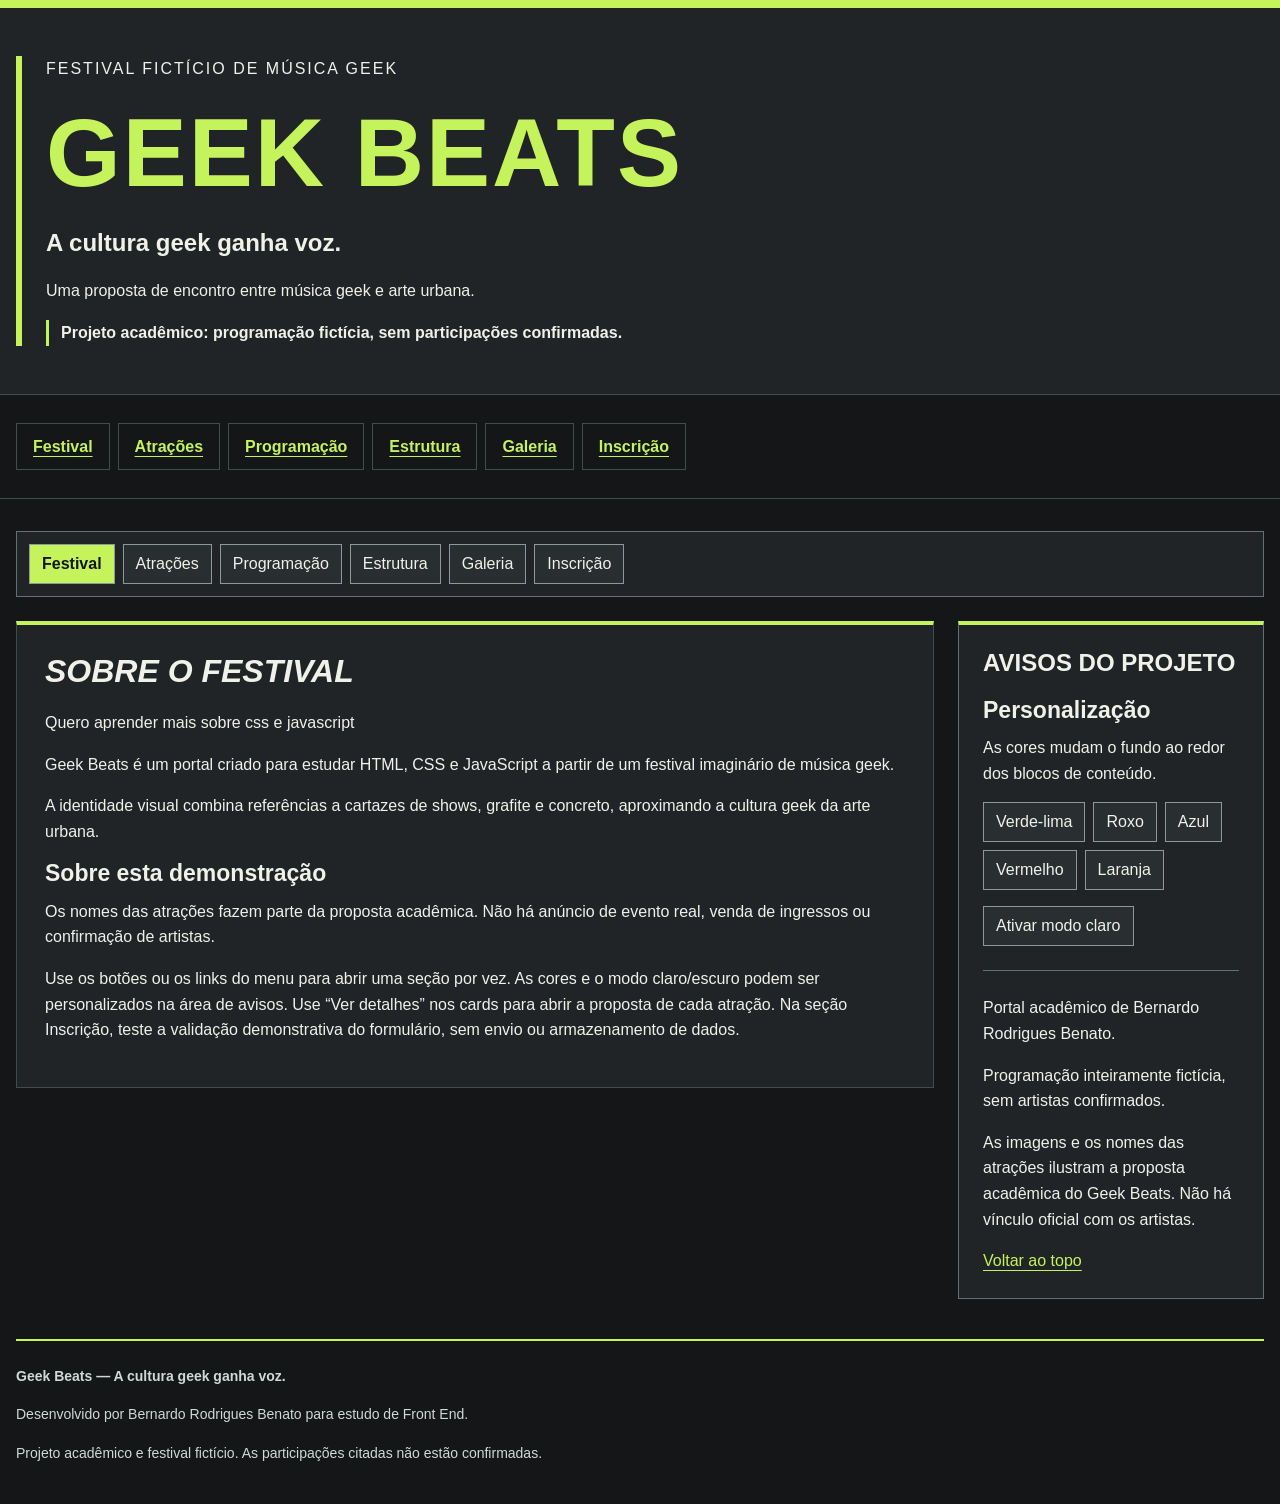
<file: apresentacao/index.html>
<!doctype html>
<html lang="pt-BR">
  <head>
    <meta charset="UTF-8" />
    <meta name="viewport" content="width=device-width, initial-scale=1.0" />
    <title>Geek Beats | Bernardo Rodrigues Benato</title>
    <link rel="stylesheet" href="style.css" />


    <style>
      .bernardo_etiqueta {
        text-transform: uppercase;
        letter-spacing: 2px;
      }

      .bernardo_slogan {
        font-weight: 700;
      }

      .bernardo_aviso_academico {
        padding-left: 12px;
        border-left: 3px solid #c5f35b;
      }
    </style>
  </head>

  <body id="bernardo_topo">

    <div id="bernardo_pagina">

      <header class="bernardo_cabecalho">
        <div class="bernardo_banner">
          <p class="bernardo_etiqueta">Festival fictício de música geek</p>
          <h1>Geek Beats</h1>
          <p class="bernardo_slogan">A cultura geek ganha voz.</p>
          <p>Uma proposta de encontro entre música geek e arte urbana.</p>
          <p class="bernardo_aviso_academico">
            <strong
              >Projeto acadêmico: programação fictícia, sem participações
              confirmadas.</strong
            >
          </p>
        </div>
      </header>


      <nav class="bernardo_menu" aria-label="Navegação principal">
        <ul>
          <li>
            <a
              href="#bernardo_festival"
              onclick="bernardo_mostrarAba('festival')"
              >Festival</a
            >
          </li>
          <li>
            <a
              href="#bernardo_atracoes"
              onclick="bernardo_mostrarAba('atracoes')"
              >Atrações</a
            >
          </li>
          <li>
            <a
              href="#bernardo_programacao"
              onclick="bernardo_mostrarAba('programacao')"
              >Programação</a
            >
          </li>
          <li>
            <a
              href="#bernardo_estrutura"
              onclick="bernardo_mostrarAba('estrutura')"
              >Estrutura</a
            >
          </li>
          <li>
            <a href="#bernardo_galeria" onclick="bernardo_mostrarAba('galeria')"
              >Galeria</a
            >
          </li>
          <li>
            <a
              href="#bernardo_inscricao"
              onclick="bernardo_mostrarAba('inscricao')"
              >Inscrição</a
            >
          </li>
        </ul>
      </nav>

      <main id="bernardo_principal">

        <div class="bernardo_abas">
          <button
            type="button"
            id="bernardo_botao_festival"
            class="bernardo_botao_aba bernardo_ativo"
            onclick="bernardo_mostrarAba('festival')"
          >
            Festival
          </button>
          <button
            type="button"
            id="bernardo_botao_atracoes"
            class="bernardo_botao_aba"
            onclick="bernardo_mostrarAba('atracoes')"
          >
            Atrações
          </button>
          <button
            type="button"
            id="bernardo_botao_programacao"
            class="bernardo_botao_aba"
            onclick="bernardo_mostrarAba('programacao')"
          >
            Programação
          </button>
          <button
            type="button"
            id="bernardo_botao_estrutura"
            class="bernardo_botao_aba"
            onclick="bernardo_mostrarAba('estrutura')"
          >
            Estrutura
          </button>
          <button
            type="button"
            id="bernardo_botao_galeria"
            class="bernardo_botao_aba"
            onclick="bernardo_mostrarAba('galeria')"
          >
            Galeria
          </button>
          <button
            type="button"
            id="bernardo_botao_inscricao"
            class="bernardo_botao_aba"
            onclick="bernardo_mostrarAba('inscricao')"
          >
            Inscrição
          </button>
        </div>


        <div class="bernardo_layout">
          <div class="bernardo_conteudo">

            <section
              id="bernardo_festival"
              class="bernardo_secao bernardo_exibida"
            >

              <h2 style="font-style: italic">Sobre o Festival</h2>
              <p>Quero aprender mais sobre css e javascript</p>
              <p>
                Geek Beats é um portal criado para estudar HTML, CSS e
                JavaScript a partir de um festival imaginário de música geek.
              </p>
              <p>
                A identidade visual combina referências a cartazes de shows,
                grafite e concreto, aproximando a cultura geek da arte urbana.
              </p>
              <h3>Sobre esta demonstração</h3>
              <p>
                Os nomes das atrações fazem parte da proposta acadêmica. Não há
                anúncio de evento real, venda de ingressos ou confirmação de
                artistas.
              </p>
              <p>
                Use os botões ou os links do menu para abrir uma seção por vez.
                As cores e o modo claro/escuro podem ser personalizados na área
                de avisos. Use “Ver detalhes” nos cards para abrir a proposta de
                cada atração. Na seção Inscrição, teste a validação demonstrativa
                do formulário, sem envio ou armazenamento de dados.
              </p>
            </section>

            <section id="bernardo_atracoes" class="bernardo_secao">
              <h2>Atrações</h2>
              <p>
                Seleção proposta para a programação fictícia. Nenhuma
                participação está confirmada.
              </p>


              <div class="bernardo_cards">
                <article id="bernardo_anirap" class="bernardo_card">
                  <h3>AniRap</h3>
                  <img
                    src="img/anirap.jpg"
                    alt="AniRap — foto em um estúdio."
                  />
                  <p>AniRap integra a seleção imaginada para o Geek Beats, um festival
                    acadêmico que reúne música e cultura geek.</p>

                  <button
                    type="button"
                    class="bernardo_detalhes"
                    onclick="
                      bernardo_abrirModal('AniRap', 'AniRap foi selecionado para compor o conceito acadêmico do Geek Beats. Programação fictícia, sem participação confirmada.')
                    "
                  >
                    Ver detalhes
                  </button>
                </article>
                <article id="bernardo_m4rkim" class="bernardo_card">
                  <h3>M4rkim</h3>
                  <img
                    src="img/m4rkim.png"
                    alt="M4rkim — retrato em preto e branco."
                  />
                  <p>M4rkim integra a seleção imaginada para o Geek Beats, um festival
                    acadêmico que reúne música e cultura geek.</p>
                  <button
                    type="button"
                    class="bernardo_detalhes"
                    onclick="
                      bernardo_abrirModal(
                        'M4rkim',
                        'M4rkim foi selecionado para compor o conceito acadêmico do Geek Beats. Programação fictícia, sem participação confirmada.',
                      )
                    "
                  >
                    Ver detalhes
                  </button>
                </article>
                <article id="bernardo_oshaman" class="bernardo_card">
                  <h3>oShaman</h3>
                  <img
                    src="img/oshaman.png"
                    alt="oShaman — ilustração de personagem de cabelos alaranjados."
                  />
                  <p>oShaman integra a seleção imaginada para o Geek Beats, um festival
                    acadêmico que reúne música e cultura geek.</p>
                  <button
                    type="button"
                    class="bernardo_detalhes"
                    onclick="
                      bernardo_abrirModal(
                        'oShaman',
                        'oShaman foi selecionado para compor o conceito acadêmico do Geek Beats. Programação fictícia, sem participação confirmada.',
                      )
                    "
                  >
                    Ver detalhes
                  </button>
                </article>
                <article id="bernardo_7minutoz" class="bernardo_card">
                  <h3>7 Minutoz</h3>
                  <img
                    src="img/7minutoz.png"
                    alt="7 Minutoz — composição ilustrada com o texto 7MZ."
                  />
                  <p>7 Minutoz integra a seleção imaginada para o Geek Beats, um festival
                    acadêmico que reúne música e cultura geek.</p>
                  <button
                    type="button"
                    class="bernardo_detalhes"
                    onclick="
                      bernardo_abrirModal(
                        '7 Minutoz',
                        '7 Minutoz foi selecionado para compor o conceito acadêmico do Geek Beats. Programação fictícia, sem participação confirmada.',
                      )
                    "
                  >
                    Ver detalhes
                  </button>
                </article>
                <article id="bernardo_blxck" class="bernardo_card">
                  <h3>BLXCK</h3>
                  <img
                    src="img/BLXCK.png"
                    alt="BLXCK — ilustração de personagem com linhas luminosas cruzadas."
                  />
                  <p>BLXCK integra a seleção imaginada para o Geek Beats, um festival
                    acadêmico que reúne música e cultura geek.</p>
                  <button
                    type="button"
                    class="bernardo_detalhes"
                    onclick="
                      bernardo_abrirModal(
                        'BLXCK',
                        'BLXCK foi selecionado para compor o conceito acadêmico do Geek Beats. Programação fictícia, sem participação confirmada.',
                      )
                    "
                  >
                    Ver detalhes
                  </button>
                </article>
                <article id="bernardo_enygma" class="bernardo_card">
                  <h3>Enygma</h3>
                  <img
                    src="img/enygma.png"
                    alt="Enygma — ilustração de personagem com a mão no rosto."
                  />
                  <p>Enygma integra a seleção imaginada para o Geek Beats, um festival
                    acadêmico que reúne música e cultura geek.</p>
                  <button
                    type="button"
                    class="bernardo_detalhes"
                    onclick="
                      bernardo_abrirModal(
                        'Enygma',
                        'Enygma foi selecionado para compor o conceito acadêmico do Geek Beats. Programação fictícia, sem participação confirmada.',
                      )
                    "
                  >
                    Ver detalhes
                  </button>
                </article>
                <article id="bernardo_daarui" class="bernardo_card">
                  <h3>Daarui</h3>
                  <img
                    src="img/daarui.png"
                    alt="Daarui — ilustração de personagem de óculos e chapéu."
                  />
                  <p>Daarui integra a seleção imaginada para o Geek Beats, um festival
                    acadêmico que reúne música e cultura geek.</p>
                  <button
                    type="button"
                    class="bernardo_detalhes"
                    onclick="
                      bernardo_abrirModal(
                        'Daarui',
                        'Daarui foi selecionado para compor o conceito acadêmico do Geek Beats. Programação fictícia, sem participação confirmada.',
                      )
                    "
                  >
                    Ver detalhes
                  </button>
                </article>
                <article id="bernardo_anny" class="bernardo_card">
                  <h3>Anny</h3>
                  <img
                    src="img/anny.png"
                    alt="Anny — retrato com jaqueta clara e escura."
                  />
                  <p>Anny integra a seleção imaginada para o Geek Beats, um festival
                    acadêmico que reúne música e cultura geek.</p>
                  <button
                    type="button"
                    class="bernardo_detalhes"
                    onclick="
                      bernardo_abrirModal(
                        'Anny',
                        'Anny foi selecionado para compor o conceito acadêmico do Geek Beats. Programação fictícia, sem participação confirmada.',
                      )
                    "
                  >
                    Ver detalhes
                  </button>
                </article>
                <article id="bernardo_mistery" class="bernardo_card">
                  <h3>Mistery</h3>
                  <img
                    src="img/mistery.png"
                    alt="Mistery — ilustração de personagem com microfone em tons vermelhos."
                  />
                  <p>Mistery integra a seleção imaginada para o Geek Beats, um festival
                    acadêmico que reúne música e cultura geek.</p>
                  <button
                    type="button"
                    class="bernardo_detalhes"
                    onclick="
                      bernardo_abrirModal(
                        'Mistery',
                        'Mistery foi selecionado para compor o conceito acadêmico do Geek Beats. Programação fictícia, sem participação confirmada.',
                      )
                    "
                  >
                    Ver detalhes
                  </button>
                </article>
              </div>
            </section>

            <section id="bernardo_programacao" class="bernardo_secao">
              <h2>Programação</h2>
              <p>
                Simulação acadêmica de distribuição das atrações em dois palcos
                imaginários. Os blocos indicam uma sequência proposta, sem datas
                ou horários reais.
              </p>



              <div
                class="bernardo_tabela_area"
                tabindex="0"
                role="region"
                aria-label="Programação fictícia: tabela com rolagem horizontal"
              >
                <table id="bernardo_tabela">
                  <caption>
                    Programação fictícia do Geek Beats — participações não
                    confirmadas
                  </caption>
                  <thead>
                    <tr>
                      <th scope="col">Bloco</th>
                      <th scope="col">Palco Concreto</th>
                      <th scope="col">Palco Grafite</th>
                      <th scope="col">Momento</th>
                      <th scope="col">Observação</th>
                    </tr>
                  </thead>
                  <tbody>
                    <tr>
                      <th scope="row">Abertura</th>
                      <td>Apresentação da proposta</td>
                      <td>Sem atração neste bloco</td>
                      <td>Boas-vindas</td>
                      <td>Simulação acadêmica</td>
                    </tr>
                    <tr>
                      <th scope="row">Bloco 1</th>
                      <td>AniRap</td>
                      <td>M4rkim</td>
                      <td>Atrações propostas</td>
                      <td>Sem confirmação de participação</td>
                    </tr>
                    <tr>
                      <th scope="row">Bloco 2</th>
                      <td>oShaman</td>
                      <td>7 Minutoz</td>
                      <td>Atrações propostas</td>
                      <td>Sem confirmação de participação</td>
                    </tr>
                    <tr>
                      <th scope="row">Bloco 3</th>
                      <td>BLXCK</td>
                      <td>Enygma</td>
                      <td>Atrações propostas</td>
                      <td>Sem confirmação de participação</td>
                    </tr>
                    <tr>
                      <th scope="row">Bloco 4</th>
                      <td>Daarui</td>
                      <td>Anny</td>
                      <td>Atrações propostas</td>
                      <td>Sem confirmação de participação</td>
                    </tr>
                    <tr>
                      <th scope="row">Encerramento</th>
                      <td>Mistery</td>
                      <td>Sem atração neste bloco</td>
                      <td>Última atração proposta</td>
                      <td>Sem confirmação de participação</td>
                    </tr>
                  </tbody>
                </table>
              </div>
            </section>

            <section id="bernardo_estrutura" class="bernardo_secao">
              <h2>Estrutura</h2>
              <p>
                Ambientes imaginados para o festival. Esta proposta não descreve
                um espaço real nem serviços disponíveis.
              </p>
              <h3>Palcos Concreto e Grafite</h3>
              <p>
                Dois espaços fictícios organizam as atrações na tabela de
                programação.
              </p>
              <h3>Convivência e arte urbana</h3>
              <p>
                Uma área de convivência e um mural de arte fazem parte do
                conceito do projeto.
              </p>
              <h3>Informações do evento</h3>
              <p>
                Não há local, data ou horário de festival real definidos nesta
                demonstração.
              </p>
            </section>

            <section id="bernardo_galeria" class="bernardo_secao">
              <h2>Galeria</h2>
              <p>
                Imagens da seleção proposta para o festival fictício. Nenhuma
                participação está confirmada.
              </p>


              <div class="bernardo_carrossel">
                <figure>
                  <img
                    id="bernardo_foto_carrossel"
                    src="img/anirap.jpg"
                    alt="AniRap — foto em um estúdio."
                  />
                  <figcaption id="bernardo_legenda_carrossel">
                    AniRap — foto em um estúdio.
                  </figcaption>
                </figure>
                <p id="bernardo_contador_carrossel">1 de 9</p>
                <div class="bernardo_controles_carrossel">

                  <button
                    type="button"
                    id="bernardo_anterior"
                    onclick="bernardo_mudarFoto(-1)"
                  >
                    Anterior
                  </button>
                  <button
                    type="button"
                    id="bernardo_proximo"
                    onclick="bernardo_mudarFoto(1)"
                  >
                    Próximo
                  </button>
                </div>
              </div>
            </section>

            <section id="bernardo_inscricao" class="bernardo_secao">
              <h2>Inscrição</h2>
              <p id="bernardo_aviso_formulario">
                Formulário demonstrativo: utilize dados fictícios. Não há
                inscrição real, envio ou armazenamento de dados. Preencha todos
                os campos; a idade mínima nesta demonstração é 16 anos.
              </p>

              <form
                id="bernardo_formulario"
                aria-describedby="bernardo_aviso_formulario"
                onsubmit="bernardo_validarFormulario(); return false;"
                novalidate
              >

                <fieldset>
                  <legend>Dados de identificação — demonstração</legend>
                  <div class="bernardo_campo">
                    <label for="bernardo_nome">Nome:</label>
                    <input
                      type="text"
                      id="bernardo_nome"
                      name="bernardo_nome"
                      required
                    />
                  </div>
                  <div class="bernardo_campo">
                    <label for="bernardo_idade">Idade:</label>
                    <input
                      type="number"
                      id="bernardo_idade"
                      name="bernardo_idade"
                      min="16"
                      step="1"
                      required
                    />
                  </div>
                  <div class="bernardo_campo">
                    <label for="bernardo_email">E-mail:</label>
                    <input
                      type="email"
                      id="bernardo_email"
                      name="bernardo_email"
                      required
                    />
                  </div>
                  <div class="bernardo_campo">
                    <label for="bernardo_cidade">Cidade:</label>
                    <input
                      type="text"
                      id="bernardo_cidade"
                      name="bernardo_cidade"
                      required
                    />
                  </div>
                </fieldset>
                <fieldset>
                  <legend>Preferências e ciência da demonstração</legend>
                  <div class="bernardo_campo">
                    <label for="bernardo_preferencia"
                      >Preferência musical:</label
                    >
                    <select
                      id="bernardo_preferencia"
                      name="bernardo_preferencia"
                      required
                    >
                      <option value="">Selecione uma opção</option>
                      <option value="rap_geek">Rap geek</option>
                      <option value="trilhas_jogos">Trilhas de jogos</option>
                      <option value="trilhas_animes">Trilhas de animes</option>
                      <option value="outra">Outra preferência</option>
                    </select>
                  </div>
                  <div class="bernardo_campo">
                    <label for="bernardo_mensagem">Mensagem:</label>
                    <textarea
                      id="bernardo_mensagem"
                      name="bernardo_mensagem"
                      rows="4"
                      required
                    ></textarea>
                  </div>
                  <div class="bernardo_campo">
                    <input
                      type="checkbox"
                      id="bernardo_ciencia"
                      name="bernardo_ciencia"
                      required
                    />
                    <label for="bernardo_ciencia"
                      >Estou ciente de que este formulário é uma demonstração
                      acadêmica e não realiza inscrição real.</label
                    >
                  </div>
                  <button type="submit" id="bernardo_validar">
                    Validar demonstração
                  </button>
                </fieldset>

                <p id="bernardo_resultado" class="bernardo_resultado" role="status"></p>
              </form>
            </section>
          </div>


          <aside id="bernardo_lateral">
            <h2>Avisos do projeto</h2>
            <div class="bernardo_personalizacao">
              <h3>Personalização</h3>
              <p>As cores mudam o fundo ao redor dos blocos de conteúdo.</p>


              <div class="bernardo_botoes_cores">
                <button type="button" onclick="bernardo_trocarCor('#c5f35b')">
                  Verde-lima
                </button>
                <button type="button" onclick="bernardo_trocarCor('#b994ed')">
                  Roxo
                </button>
                <button type="button" onclick="bernardo_trocarCor('#9ecbff')">
                  Azul
                </button>
                <button type="button" onclick="bernardo_trocarCor('#ff8c91')">
                  Vermelho
                </button>
                <button type="button" onclick="bernardo_trocarCor('#ffb56b')">
                  Laranja
                </button>
              </div>
              <button
                type="button"
                id="bernardo_botao_tema"
                onclick="bernardo_alternarTema()"
              >
                Ativar modo claro
              </button>
            </div>
            <p>Portal acadêmico de Bernardo Rodrigues Benato.</p>
            <p>Programação inteiramente fictícia, sem artistas confirmados.</p>
            <p>As imagens e os nomes das atrações ilustram a proposta acadêmica
              do Geek Beats. Não há vínculo oficial com os artistas.</p>
            <a href="#bernardo_topo">Voltar ao topo</a>
          </aside>
        </div>
      </main>

      <footer class="bernardo_rodape">

        <p style="font-weight: 700">Geek Beats — A cultura geek ganha voz.</p>
        <p>
          Desenvolvido por Bernardo Rodrigues Benato para estudo de Front End.
        </p>
        <p>
          Projeto acadêmico e festival fictício. As participações citadas não
          estão confirmadas.
        </p>
      </footer>
    </div>


    <div id="bernardo_modal" class="bernardo_modal">
      <div
        class="bernardo_caixa_modal"
        role="dialog"
        aria-modal="true"
        aria-labelledby="bernardo_titulo_modal"
        aria-describedby="bernardo_mensagem_modal"
      >
        <h2 id="bernardo_titulo_modal">Detalhes da atração</h2>
        <p id="bernardo_mensagem_modal">
          Seleção fictícia do projeto acadêmico.
        </p>
        <button
          type="button"
          id="bernardo_fechar_modal"
          class="bernardo_fechar_modal"
          onclick="bernardo_fecharModal()"
        >
          Fechar detalhes
        </button>
      </div>
    </div>


    <script src="script.js"></script>
  </body>
</html>
</file>
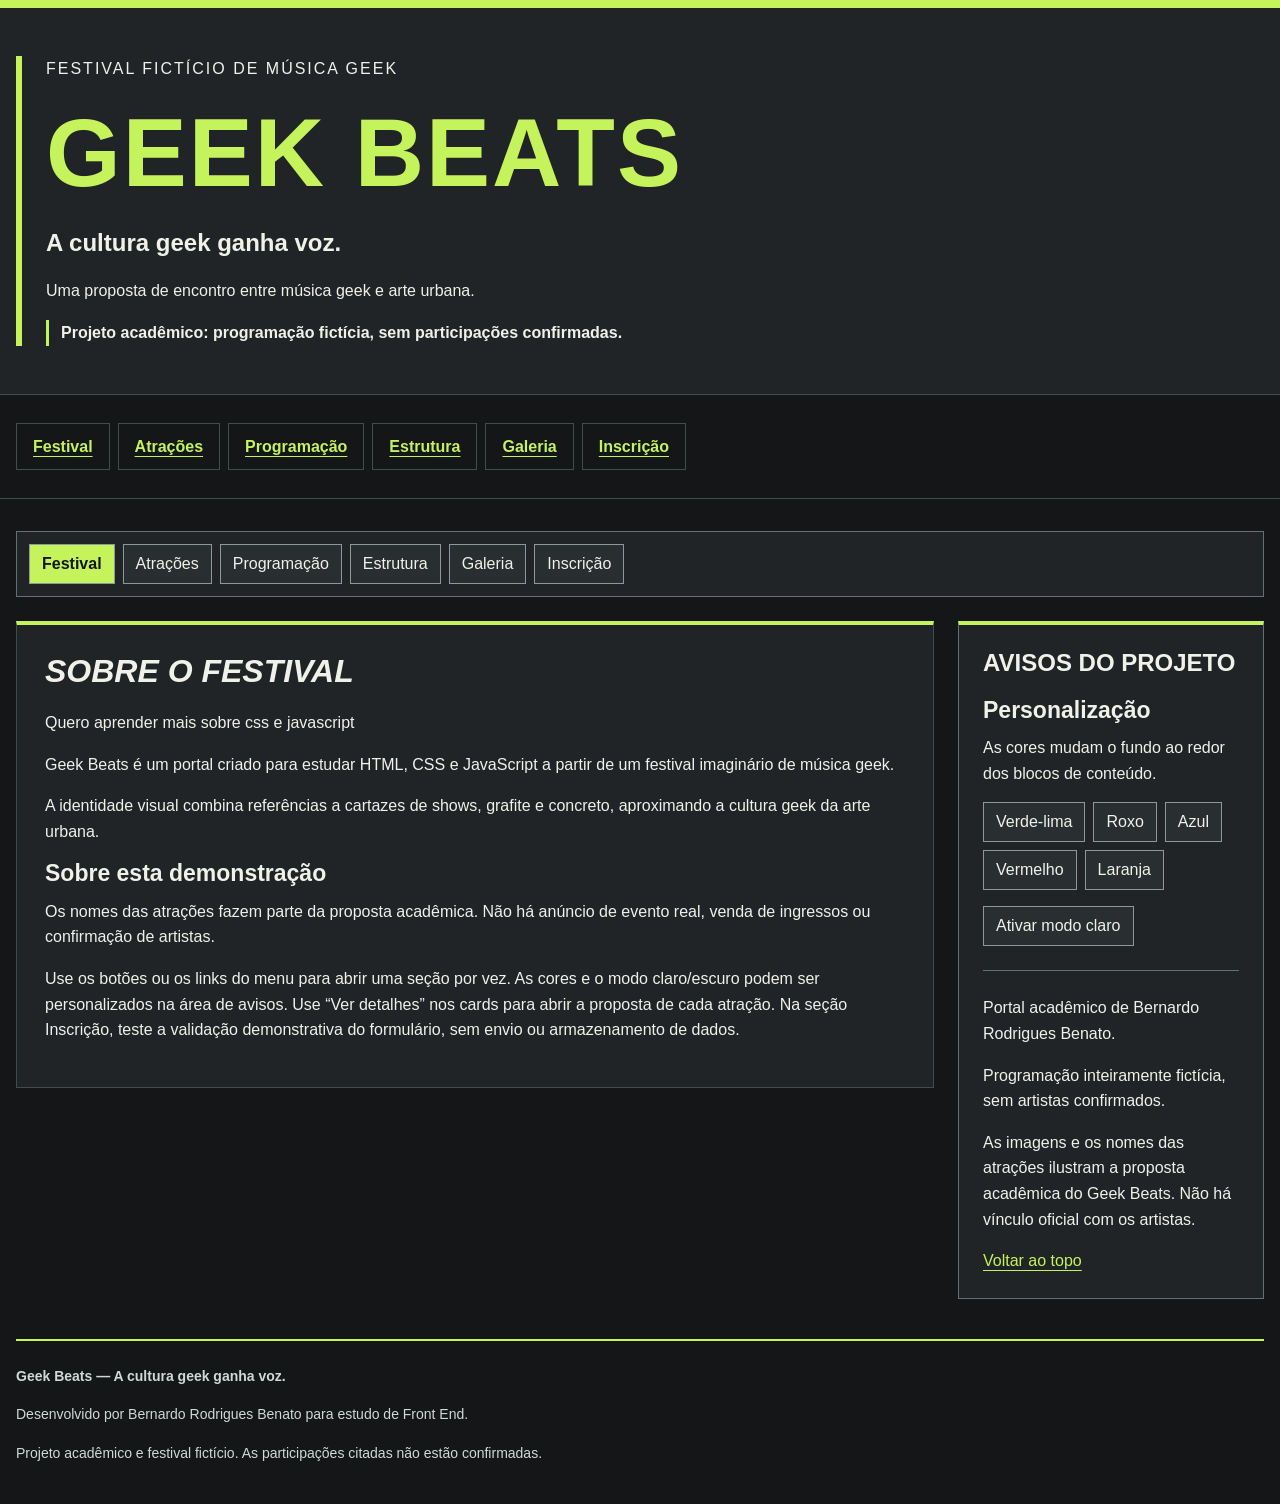
<file: estudo/index.html>
<!doctype html>
<html lang="pt-BR">
  <head>
    <meta charset="UTF-8" />
    <meta name="viewport" content="width=device-width, initial-scale=1.0" />
    <title>Geek Beats | Bernardo Rodrigues Benato</title>
    <link rel="stylesheet" href="style.css" />

    <!-- CSS interno: demonstra três aplicações pontuais; o layout permanece no style.css. -->
    <style>
      .bernardo_etiqueta {
        text-transform: uppercase;
        letter-spacing: 2px;
      }

      .bernardo_slogan {
        font-weight: 700;
      }

      .bernardo_aviso_academico {
        padding-left: 12px;
        border-left: 3px solid #c5f35b;
      }
    </style>
  </head>

  <body id="bernardo_topo">
    <!-- Este grupo recebe inert enquanto o modal esta aberto, bloqueando o fundo. -->
    <div id="bernardo_pagina">
      <!-- O único header apresenta o portal e funciona como banner textual. -->
      <header class="bernardo_cabecalho">
        <div class="bernardo_banner">
          <p class="bernardo_etiqueta">Festival fictício de música geek</p>
          <h1>Geek Beats</h1>
          <p class="bernardo_slogan">A cultura geek ganha voz.</p>
          <p>Uma proposta de encontro entre música geek e arte urbana.</p>
          <p class="bernardo_aviso_academico">
            <strong
              >Projeto acadêmico: programação fictícia, sem participações
              confirmadas.</strong
            >
          </p>
        </div>
      </header>

      <!-- onclick abre a seção antes da navegação normal até o ID do href.
         O menu com links permanece separado dos botões de abas. -->
      <nav class="bernardo_menu" aria-label="Navegação principal">
        <ul>
          <li>
            <a
              href="#bernardo_festival"
              onclick="bernardo_mostrarAba('festival')"
              >Festival</a
            >
          </li>
          <li>
            <a
              href="#bernardo_atracoes"
              onclick="bernardo_mostrarAba('atracoes')"
              >Atrações</a
            >
          </li>
          <li>
            <a
              href="#bernardo_programacao"
              onclick="bernardo_mostrarAba('programacao')"
              >Programação</a
            >
          </li>
          <li>
            <a
              href="#bernardo_estrutura"
              onclick="bernardo_mostrarAba('estrutura')"
              >Estrutura</a
            >
          </li>
          <li>
            <a href="#bernardo_galeria" onclick="bernardo_mostrarAba('galeria')"
              >Galeria</a
            >
          </li>
          <li>
            <a
              href="#bernardo_inscricao"
              onclick="bernardo_mostrarAba('inscricao')"
              >Inscrição</a
            >
          </li>
        </ul>
      </nav>

      <main id="bernardo_principal">
        <!-- O parâmetro é o sufixo que relaciona cada botão ao ID da seção.
           Festival já começa destacado, assim como seu conteúdo começa visível. -->
        <div class="bernardo_abas">
          <button
            type="button"
            id="bernardo_botao_festival"
            class="bernardo_botao_aba bernardo_ativo"
            onclick="bernardo_mostrarAba('festival')"
          >
            Festival
          </button>
          <button
            type="button"
            id="bernardo_botao_atracoes"
            class="bernardo_botao_aba"
            onclick="bernardo_mostrarAba('atracoes')"
          >
            Atrações
          </button>
          <button
            type="button"
            id="bernardo_botao_programacao"
            class="bernardo_botao_aba"
            onclick="bernardo_mostrarAba('programacao')"
          >
            Programação
          </button>
          <button
            type="button"
            id="bernardo_botao_estrutura"
            class="bernardo_botao_aba"
            onclick="bernardo_mostrarAba('estrutura')"
          >
            Estrutura
          </button>
          <button
            type="button"
            id="bernardo_botao_galeria"
            class="bernardo_botao_aba"
            onclick="bernardo_mostrarAba('galeria')"
          >
            Galeria
          </button>
          <button
            type="button"
            id="bernardo_botao_inscricao"
            class="bernardo_botao_aba"
            onclick="bernardo_mostrarAba('inscricao')"
          >
            Inscrição
          </button>
        </div>

        <!-- O Grid externo distribui conteúdo e avisos em colunas de proporções diferentes. -->
        <div class="bernardo_layout">
          <div class="bernardo_conteudo">
            <!-- Apenas a seção com bernardo_exibida aparece; os demais conteúdos são preservados no HTML. -->
            <section
              id="bernardo_festival"
              class="bernardo_secao bernardo_exibida"
            >
              <!-- CSS inline: um destaque local, sem concentrar o layout no HTML. -->
              <h2 style="font-style: italic">Sobre o Festival</h2>
              <p>Quero aprender mais sobre css e javascript</p>
              <p>
                Geek Beats é um portal criado para estudar HTML, CSS e
                JavaScript a partir de um festival imaginário de música geek.
              </p>
              <p>
                A identidade visual combina referências a cartazes de shows,
                grafite e concreto, aproximando a cultura geek da arte urbana.
              </p>
              <h3>Sobre esta demonstração</h3>
              <p>
                Os nomes das atrações fazem parte da proposta acadêmica. Não há
                anúncio de evento real, venda de ingressos ou confirmação de
                artistas.
              </p>
              <p>
                Use os botões ou os links do menu para abrir uma seção por vez.
                As cores e o modo claro/escuro podem ser personalizados na área
                de avisos. Use “Ver detalhes” nos cards para abrir a proposta de
                cada atração. Na seção Inscrição, teste a validação demonstrativa
                do formulário, sem envio ou armazenamento de dados.
              </p>
            </section>

            <section id="bernardo_atracoes" class="bernardo_secao">
              <h2>Atrações</h2>
              <p>
                Seleção proposta para a programação fictícia. Nenhuma
                participação está confirmada.
              </p>

              <!-- Cada article é um card de conteúdo independente, com título h3 dentro da seção h2. -->
              <div class="bernardo_cards">
                <article id="bernardo_anirap" class="bernardo_card">
                  <h3>AniRap</h3>
                  <img
                    src="img/anirap.jpg"
                    alt="AniRap — foto em um estúdio."
                  />
                  <p>AniRap integra a seleção imaginada para o Geek Beats, um festival
                    acadêmico que reúne música e cultura geek.</p>

                  <button
                    type="button"
                    class="bernardo_detalhes"
                    onclick="
                      bernardo_abrirModal('AniRap', 'AniRap foi selecionado para compor o conceito acadêmico do Geek Beats. Programação fictícia, sem participação confirmada.')
                    "
                  >
                    Ver detalhes
                  </button>
                </article>
                <article id="bernardo_m4rkim" class="bernardo_card">
                  <h3>M4rkim</h3>
                  <img
                    src="img/m4rkim.png"
                    alt="M4rkim — retrato em preto e branco."
                  />
                  <p>M4rkim integra a seleção imaginada para o Geek Beats, um festival
                    acadêmico que reúne música e cultura geek.</p>
                  <button
                    type="button"
                    class="bernardo_detalhes"
                    onclick="
                      bernardo_abrirModal(
                        'M4rkim',
                        'M4rkim foi selecionado para compor o conceito acadêmico do Geek Beats. Programação fictícia, sem participação confirmada.',
                      )
                    "
                  >
                    Ver detalhes
                  </button>
                </article>
                <article id="bernardo_oshaman" class="bernardo_card">
                  <h3>oShaman</h3>
                  <img
                    src="img/oshaman.png"
                    alt="oShaman — ilustração de personagem de cabelos alaranjados."
                  />
                  <p>oShaman integra a seleção imaginada para o Geek Beats, um festival
                    acadêmico que reúne música e cultura geek.</p>
                  <button
                    type="button"
                    class="bernardo_detalhes"
                    onclick="
                      bernardo_abrirModal(
                        'oShaman',
                        'oShaman foi selecionado para compor o conceito acadêmico do Geek Beats. Programação fictícia, sem participação confirmada.',
                      )
                    "
                  >
                    Ver detalhes
                  </button>
                </article>
                <article id="bernardo_7minutoz" class="bernardo_card">
                  <h3>7 Minutoz</h3>
                  <img
                    src="img/7minutoz.png"
                    alt="7 Minutoz — composição ilustrada com o texto 7MZ."
                  />
                  <p>7 Minutoz integra a seleção imaginada para o Geek Beats, um festival
                    acadêmico que reúne música e cultura geek.</p>
                  <button
                    type="button"
                    class="bernardo_detalhes"
                    onclick="
                      bernardo_abrirModal(
                        '7 Minutoz',
                        '7 Minutoz foi selecionado para compor o conceito acadêmico do Geek Beats. Programação fictícia, sem participação confirmada.',
                      )
                    "
                  >
                    Ver detalhes
                  </button>
                </article>
                <article id="bernardo_blxck" class="bernardo_card">
                  <h3>BLXCK</h3>
                  <img
                    src="img/BLXCK.png"
                    alt="BLXCK — ilustração de personagem com linhas luminosas cruzadas."
                  />
                  <p>BLXCK integra a seleção imaginada para o Geek Beats, um festival
                    acadêmico que reúne música e cultura geek.</p>
                  <button
                    type="button"
                    class="bernardo_detalhes"
                    onclick="
                      bernardo_abrirModal(
                        'BLXCK',
                        'BLXCK foi selecionado para compor o conceito acadêmico do Geek Beats. Programação fictícia, sem participação confirmada.',
                      )
                    "
                  >
                    Ver detalhes
                  </button>
                </article>
                <article id="bernardo_enygma" class="bernardo_card">
                  <h3>Enygma</h3>
                  <img
                    src="img/enygma.png"
                    alt="Enygma — ilustração de personagem com a mão no rosto."
                  />
                  <p>Enygma integra a seleção imaginada para o Geek Beats, um festival
                    acadêmico que reúne música e cultura geek.</p>
                  <button
                    type="button"
                    class="bernardo_detalhes"
                    onclick="
                      bernardo_abrirModal(
                        'Enygma',
                        'Enygma foi selecionado para compor o conceito acadêmico do Geek Beats. Programação fictícia, sem participação confirmada.',
                      )
                    "
                  >
                    Ver detalhes
                  </button>
                </article>
                <article id="bernardo_daarui" class="bernardo_card">
                  <h3>Daarui</h3>
                  <img
                    src="img/daarui.png"
                    alt="Daarui — ilustração de personagem de óculos e chapéu."
                  />
                  <p>Daarui integra a seleção imaginada para o Geek Beats, um festival
                    acadêmico que reúne música e cultura geek.</p>
                  <button
                    type="button"
                    class="bernardo_detalhes"
                    onclick="
                      bernardo_abrirModal(
                        'Daarui',
                        'Daarui foi selecionado para compor o conceito acadêmico do Geek Beats. Programação fictícia, sem participação confirmada.',
                      )
                    "
                  >
                    Ver detalhes
                  </button>
                </article>
                <article id="bernardo_anny" class="bernardo_card">
                  <h3>Anny</h3>
                  <img
                    src="img/anny.png"
                    alt="Anny — retrato com jaqueta clara e escura."
                  />
                  <p>Anny integra a seleção imaginada para o Geek Beats, um festival
                    acadêmico que reúne música e cultura geek.</p>
                  <button
                    type="button"
                    class="bernardo_detalhes"
                    onclick="
                      bernardo_abrirModal(
                        'Anny',
                        'Anny foi selecionado para compor o conceito acadêmico do Geek Beats. Programação fictícia, sem participação confirmada.',
                      )
                    "
                  >
                    Ver detalhes
                  </button>
                </article>
                <article id="bernardo_mistery" class="bernardo_card">
                  <h3>Mistery</h3>
                  <img
                    src="img/mistery.png"
                    alt="Mistery — ilustração de personagem com microfone em tons vermelhos."
                  />
                  <p>Mistery integra a seleção imaginada para o Geek Beats, um festival
                    acadêmico que reúne música e cultura geek.</p>
                  <button
                    type="button"
                    class="bernardo_detalhes"
                    onclick="
                      bernardo_abrirModal(
                        'Mistery',
                        'Mistery foi selecionado para compor o conceito acadêmico do Geek Beats. Programação fictícia, sem participação confirmada.',
                      )
                    "
                  >
                    Ver detalhes
                  </button>
                </article>
              </div>
            </section>

            <section id="bernardo_programacao" class="bernardo_secao">
              <h2>Programação</h2>
              <p>
                Simulação acadêmica de distribuição das atrações em dois palcos
                imaginários. Os blocos indicam uma sequência proposta, sem datas
                ou horários reais.
              </p>

              <!-- 7×5: uma linha de cabeçalho e seis de dados, com cinco células por linha, sem mesclagem. -->
              <!-- A caixa pode receber foco pelo teclado e rolar horizontalmente em telas pequenas. -->
              <div
                class="bernardo_tabela_area"
                tabindex="0"
                role="region"
                aria-label="Programação fictícia: tabela com rolagem horizontal"
              >
                <table id="bernardo_tabela">
                  <caption>
                    Programação fictícia do Geek Beats — participações não
                    confirmadas
                  </caption>
                  <thead>
                    <tr>
                      <th scope="col">Bloco</th>
                      <th scope="col">Palco Concreto</th>
                      <th scope="col">Palco Grafite</th>
                      <th scope="col">Momento</th>
                      <th scope="col">Observação</th>
                    </tr>
                  </thead>
                  <tbody>
                    <tr>
                      <th scope="row">Abertura</th>
                      <td>Apresentação da proposta</td>
                      <td>Sem atração neste bloco</td>
                      <td>Boas-vindas</td>
                      <td>Simulação acadêmica</td>
                    </tr>
                    <tr>
                      <th scope="row">Bloco 1</th>
                      <td>AniRap</td>
                      <td>M4rkim</td>
                      <td>Atrações propostas</td>
                      <td>Sem confirmação de participação</td>
                    </tr>
                    <tr>
                      <th scope="row">Bloco 2</th>
                      <td>oShaman</td>
                      <td>7 Minutoz</td>
                      <td>Atrações propostas</td>
                      <td>Sem confirmação de participação</td>
                    </tr>
                    <tr>
                      <th scope="row">Bloco 3</th>
                      <td>BLXCK</td>
                      <td>Enygma</td>
                      <td>Atrações propostas</td>
                      <td>Sem confirmação de participação</td>
                    </tr>
                    <tr>
                      <th scope="row">Bloco 4</th>
                      <td>Daarui</td>
                      <td>Anny</td>
                      <td>Atrações propostas</td>
                      <td>Sem confirmação de participação</td>
                    </tr>
                    <tr>
                      <th scope="row">Encerramento</th>
                      <td>Mistery</td>
                      <td>Sem atração neste bloco</td>
                      <td>Última atração proposta</td>
                      <td>Sem confirmação de participação</td>
                    </tr>
                  </tbody>
                </table>
              </div>
            </section>

            <section id="bernardo_estrutura" class="bernardo_secao">
              <h2>Estrutura</h2>
              <p>
                Ambientes imaginados para o festival. Esta proposta não descreve
                um espaço real nem serviços disponíveis.
              </p>
              <h3>Palcos Concreto e Grafite</h3>
              <p>
                Dois espaços fictícios organizam as atrações na tabela de
                programação.
              </p>
              <h3>Convivência e arte urbana</h3>
              <p>
                Uma área de convivência e um mural de arte fazem parte do
                conceito do projeto.
              </p>
              <h3>Informações do evento</h3>
              <p>
                Não há local, data ou horário de festival real definidos nesta
                demonstração.
              </p>
            </section>

            <section id="bernardo_galeria" class="bernardo_secao">
              <h2>Galeria</h2>
              <p>
                Imagens da seleção proposta para o festival fictício. Nenhuma
                participação está confirmada.
              </p>

              <!-- Uma mesma imagem recebe o caminho e a legenda da posicao atual dos arrays. -->
              <div class="bernardo_carrossel">
                <figure>
                  <img
                    id="bernardo_foto_carrossel"
                    src="img/anirap.jpg"
                    alt="AniRap — foto em um estúdio."
                  />
                  <figcaption id="bernardo_legenda_carrossel">
                    AniRap — foto em um estúdio.
                  </figcaption>
                </figure>
                <p id="bernardo_contador_carrossel">1 de 9</p>
                <div class="bernardo_controles_carrossel">
                  <!-- O parametro direcao vale -1 para voltar e 1 para avancar. -->
                  <button
                    type="button"
                    id="bernardo_anterior"
                    onclick="bernardo_mudarFoto(-1)"
                  >
                    Anterior
                  </button>
                  <button
                    type="button"
                    id="bernardo_proximo"
                    onclick="bernardo_mudarFoto(1)"
                  >
                    Próximo
                  </button>
                </div>
              </div>
            </section>

            <section id="bernardo_inscricao" class="bernardo_secao">
              <h2>Inscrição</h2>
              <p id="bernardo_aviso_formulario">
                Formulário demonstrativo: utilize dados fictícios. Não há
                inscrição real, envio ou armazenamento de dados. Preencha todos
                os campos; a idade mínima nesta demonstração é 16 anos.
              </p>
              <!-- onsubmit atende ao botão e ao Enter nos inputs; return false cancela o envio.
               novalidate permite executar nossas mensagens em vez dos avisos automáticos.
               Enter no textarea continua criando uma nova linha, sem submeter. -->
              <form
                id="bernardo_formulario"
                aria-describedby="bernardo_aviso_formulario"
                onsubmit="bernardo_validarFormulario(); return false;"
                novalidate
              >
                <!-- Os dois fieldsets organizam dados e preferências; legend nomeia cada grupo.
                 for e id iguais ligam o label ao campo. name identifica o controle do formulário. -->
                <fieldset>
                  <legend>Dados de identificação — demonstração</legend>
                  <div class="bernardo_campo">
                    <label for="bernardo_nome">Nome:</label>
                    <input
                      type="text"
                      id="bernardo_nome"
                      name="bernardo_nome"
                      required
                    />
                  </div>
                  <div class="bernardo_campo">
                    <label for="bernardo_idade">Idade:</label>
                    <input
                      type="number"
                      id="bernardo_idade"
                      name="bernardo_idade"
                      min="16"
                      step="1"
                      required
                    />
                  </div>
                  <div class="bernardo_campo">
                    <label for="bernardo_email">E-mail:</label>
                    <input
                      type="email"
                      id="bernardo_email"
                      name="bernardo_email"
                      required
                    />
                  </div>
                  <div class="bernardo_campo">
                    <label for="bernardo_cidade">Cidade:</label>
                    <input
                      type="text"
                      id="bernardo_cidade"
                      name="bernardo_cidade"
                      required
                    />
                  </div>
                </fieldset>
                <fieldset>
                  <legend>Preferências e ciência da demonstração</legend>
                  <div class="bernardo_campo">
                    <label for="bernardo_preferencia"
                      >Preferência musical:</label
                    >
                    <select
                      id="bernardo_preferencia"
                      name="bernardo_preferencia"
                      required
                    >
                      <option value="">Selecione uma opção</option>
                      <option value="rap_geek">Rap geek</option>
                      <option value="trilhas_jogos">Trilhas de jogos</option>
                      <option value="trilhas_animes">Trilhas de animes</option>
                      <option value="outra">Outra preferência</option>
                    </select>
                  </div>
                  <div class="bernardo_campo">
                    <label for="bernardo_mensagem">Mensagem:</label>
                    <textarea
                      id="bernardo_mensagem"
                      name="bernardo_mensagem"
                      rows="4"
                      required
                    ></textarea>
                  </div>
                  <div class="bernardo_campo">
                    <input
                      type="checkbox"
                      id="bernardo_ciencia"
                      name="bernardo_ciencia"
                      required
                    />
                    <label for="bernardo_ciencia"
                      >Estou ciente de que este formulário é uma demonstração
                      acadêmica e não realiza inscrição real.</label
                    >
                  </div>
                  <button type="submit" id="bernardo_validar">
                    Validar demonstração
                  </button>
                </fieldset>
                <!-- role=status anuncia a mudança de texto sem deslocar o foco do formulário. -->
                <p id="bernardo_resultado" class="bernardo_resultado" role="status"></p>
              </form>
            </section>
          </div>

          <!-- aside contém informações complementares; o CSS o coloca ao lado ou abaixo do conteúdo. -->
          <aside id="bernardo_lateral">
            <h2>Avisos do projeto</h2>
            <div class="bernardo_personalizacao">
              <h3>Personalização</h3>
              <p>As cores mudam o fundo ao redor dos blocos de conteúdo.</p>

              <!-- onclick chama a função quando o botão é clicado.
               Cada botão envia uma cor diferente para o mesmo parâmetro cor. -->
              <div class="bernardo_botoes_cores">
                <button type="button" onclick="bernardo_trocarCor('#c5f35b')">
                  Verde-lima
                </button>
                <button type="button" onclick="bernardo_trocarCor('#b994ed')">
                  Roxo
                </button>
                <button type="button" onclick="bernardo_trocarCor('#9ecbff')">
                  Azul
                </button>
                <button type="button" onclick="bernardo_trocarCor('#ff8c91')">
                  Vermelho
                </button>
                <button type="button" onclick="bernardo_trocarCor('#ffb56b')">
                  Laranja
                </button>
              </div>
              <button
                type="button"
                id="bernardo_botao_tema"
                onclick="bernardo_alternarTema()"
              >
                Ativar modo claro
              </button>
            </div>
            <p>Portal acadêmico de Bernardo Rodrigues Benato.</p>
            <p>Programação inteiramente fictícia, sem artistas confirmados.</p>
            <p>As imagens e os nomes das atrações ilustram a proposta acadêmica
              do Geek Beats. Não há vínculo oficial com os artistas.</p>
            <a href="#bernardo_topo">Voltar ao topo</a>
          </aside>
        </div>
      </main>

      <footer class="bernardo_rodape">
        <!-- Segunda aplicação inline: reforça a assinatura textual do rodapé. -->
        <p style="font-weight: 700">Geek Beats — A cultura geek ganha voz.</p>
        <p>
          Desenvolvido por Bernardo Rodrigues Benato para estudo de Front End.
        </p>
        <p>
          Projeto acadêmico e festival fictício. As participações citadas não
          estão confirmadas.
        </p>
      </footer>
    </div>

    <!-- Uma unica estrutura atende aos nove cards; o CSS a mantem fechada inicialmente.
         aria-labelledby e aria-describedby associam a janela aos seus textos. -->
    <div id="bernardo_modal" class="bernardo_modal">
      <div
        class="bernardo_caixa_modal"
        role="dialog"
        aria-modal="true"
        aria-labelledby="bernardo_titulo_modal"
        aria-describedby="bernardo_mensagem_modal"
      >
        <h2 id="bernardo_titulo_modal">Detalhes da atração</h2>
        <p id="bernardo_mensagem_modal">
          Seleção fictícia do projeto acadêmico.
        </p>
        <button
          type="button"
          id="bernardo_fechar_modal"
          class="bernardo_fechar_modal"
          onclick="bernardo_fecharModal()"
        >
          Fechar detalhes
        </button>
      </div>
    </div>

    <!-- O arquivo implementa cores, tema, seis abas, carrossel e modal. -->
    <script src="script.js"></script>
  </body>
</html>
</file>
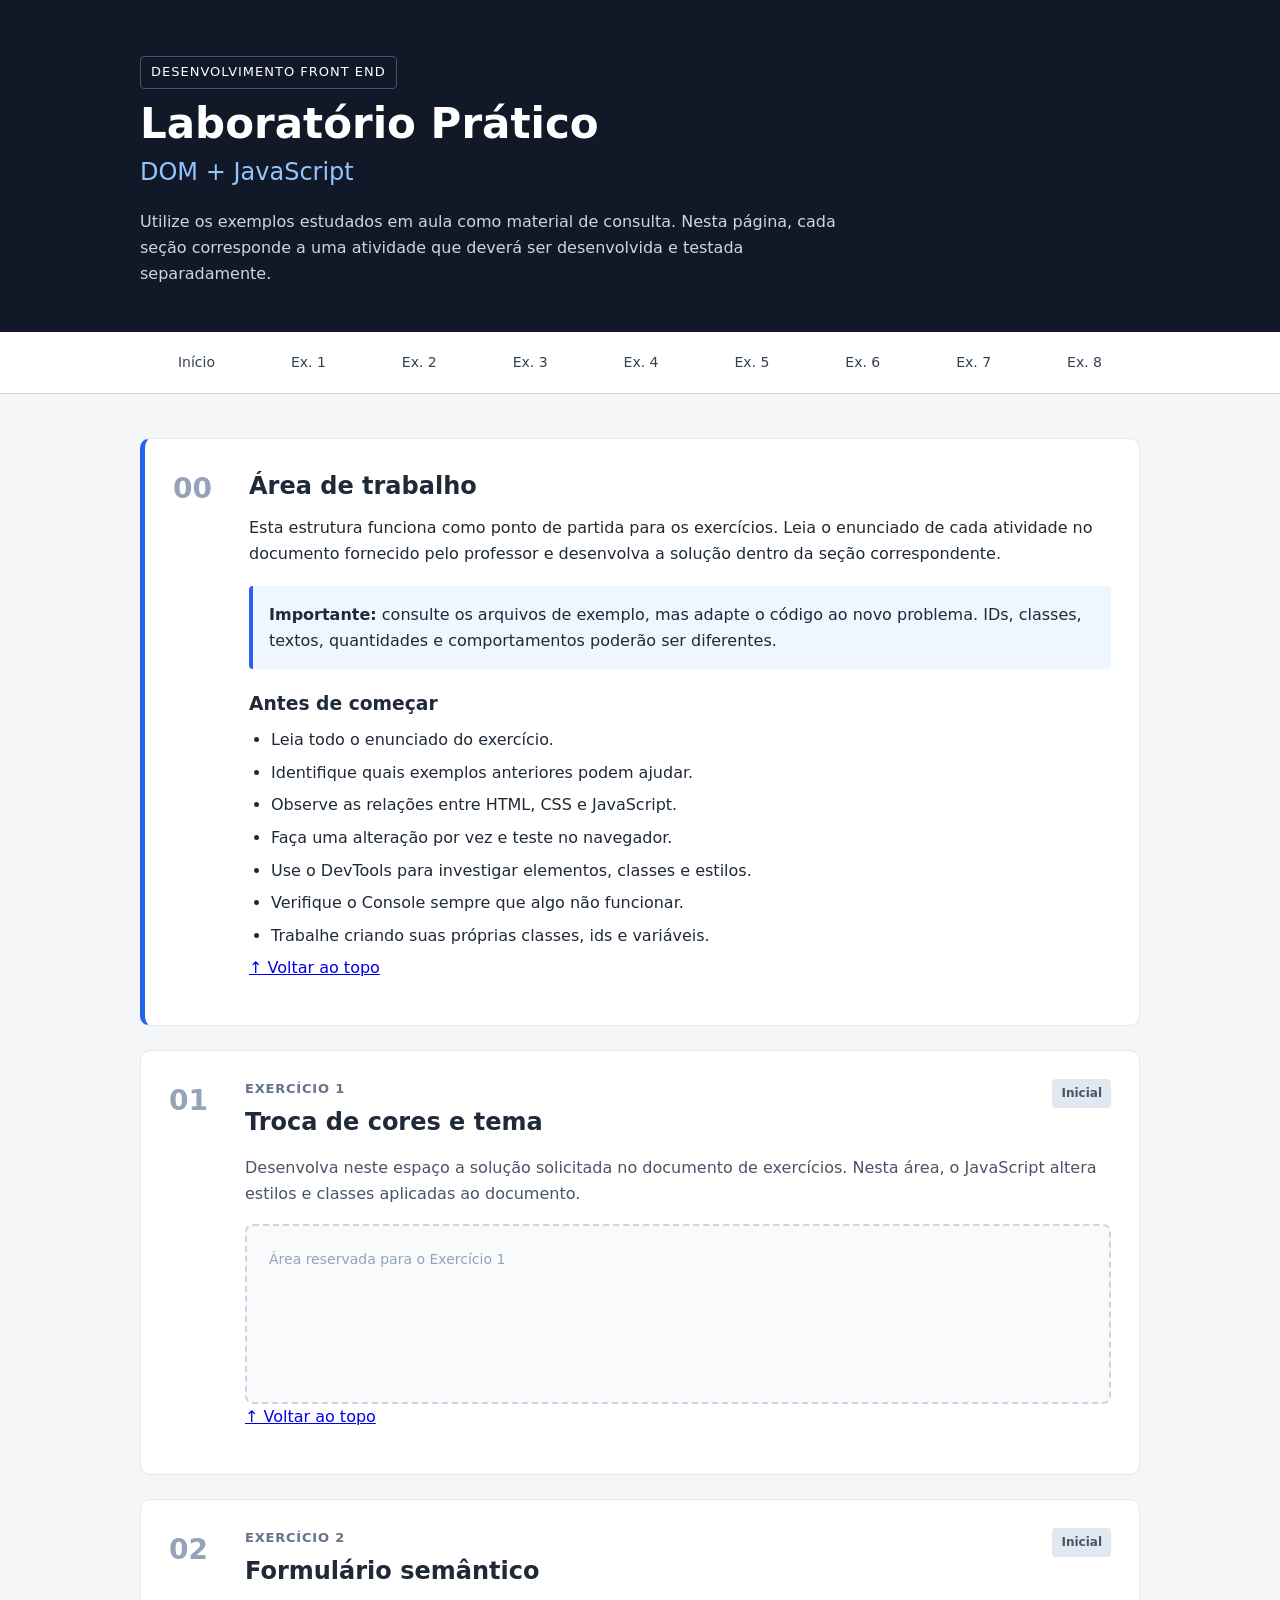
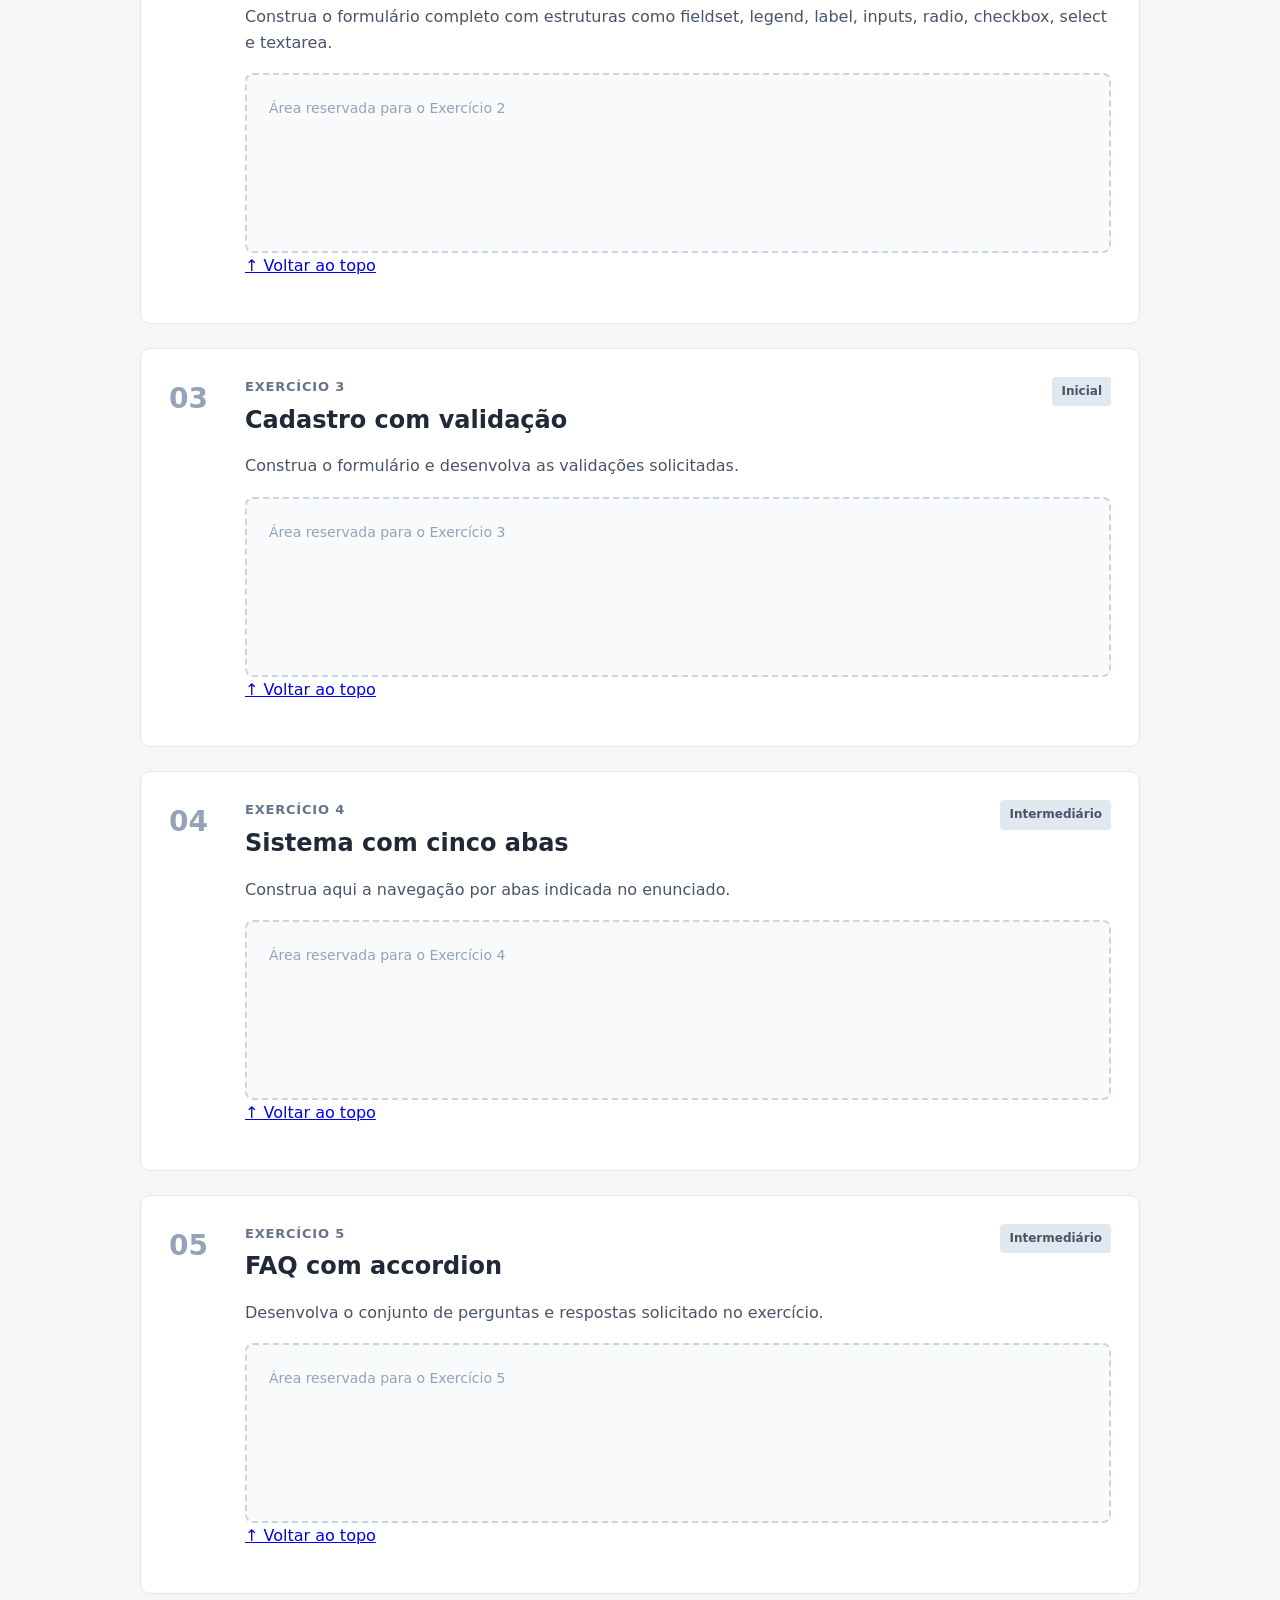
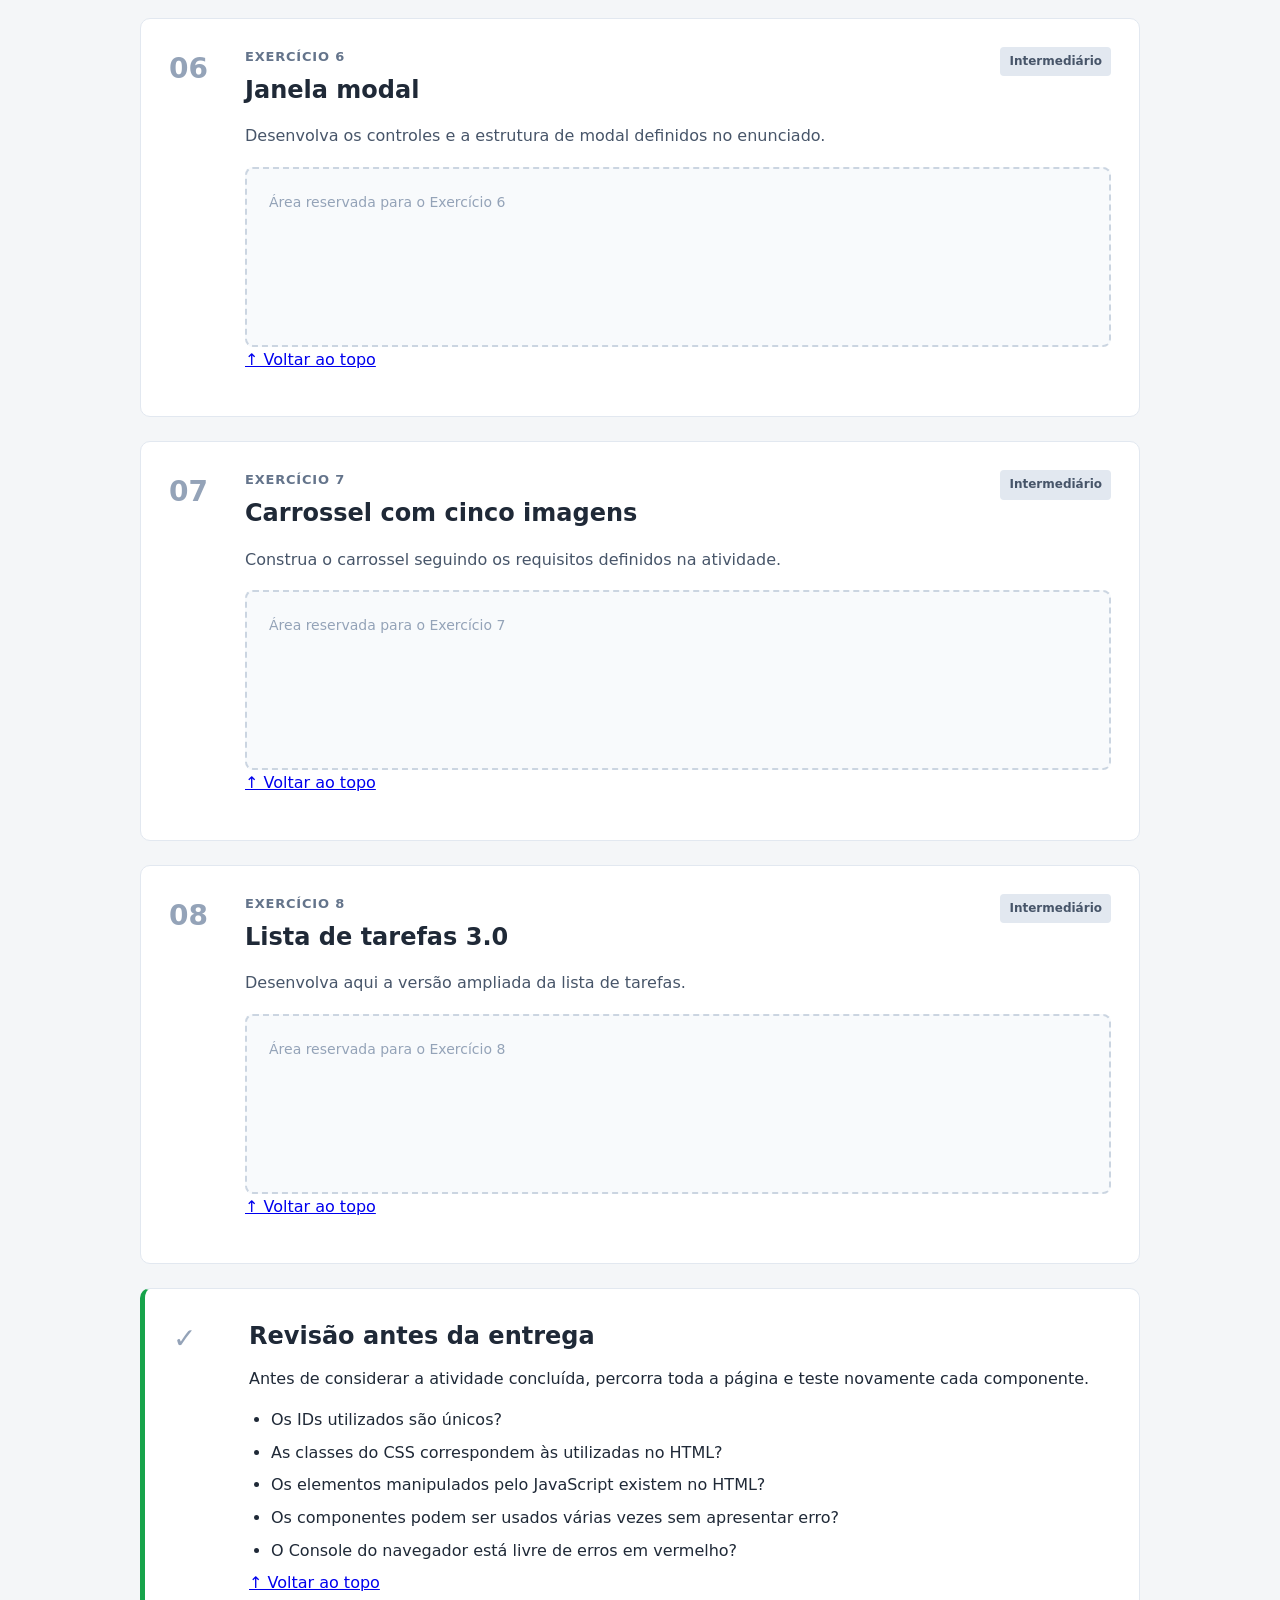
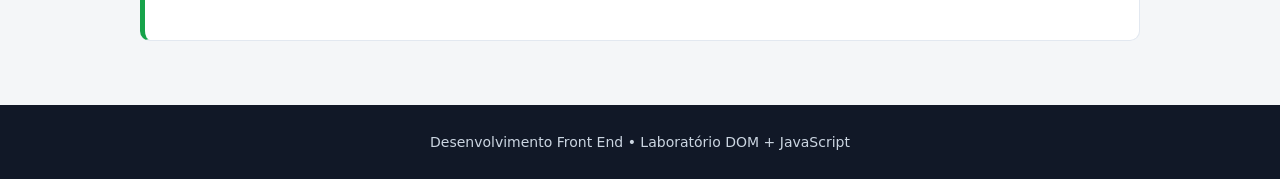
<file: referencias/dom atividade/Atividade_DOM_OnePage_Base/index.html>
<!DOCTYPE html>
<html lang="pt-BR">

<head>
  <meta charset="UTF-8">
  <meta name="viewport" content="width=device-width, initial-scale=1.0">

  <title>Laboratório Prático | DOM + JavaScript</title>

  <link rel="stylesheet" href="style.css">
</head>

<body id="topo">

  <!-- ============================================================
       CABEÇALHO
       ============================================================ -->
  <header class="cabecalho">

    <div class="limite">

      <p class="etiqueta">Desenvolvimento Front End</p>

      <h1>Laboratório Prático</h1>

      <p class="subtitulo">DOM + JavaScript</p>

      <p class="introducao">
        Utilize os exemplos estudados em aula como material de consulta.
        Nesta página, cada seção corresponde a uma atividade que deverá
        ser desenvolvida e testada separadamente.
      </p>

    </div>

  </header>


  <!-- ============================================================
       NAVEGAÇÃO DA PÁGINA
       Cada link aponta para o id de uma seção.
       A lista <ul> organiza semanticamente os itens de navegação.
       ============================================================ -->
  <nav class="navegacao" aria-label="Navegação principal">

    <div class="limite menu">

      <ul>
        <li><a href="#inicio">Início</a></li>
        <li><a href="#exercicio1">Ex. 1</a></li>
        <li><a href="#exercicio2">Ex. 2</a></li>
        <li><a href="#exercicio3">Ex. 3</a></li>
        <li><a href="#exercicio4">Ex. 4</a></li>
        <li><a href="#exercicio5">Ex. 5</a></li>
        <li><a href="#exercicio6">Ex. 6</a></li>
        <li><a href="#exercicio7">Ex. 7</a></li>
        <li><a href="#exercicio8">Ex. 8</a></li>
      </ul>

    </div>

  </nav>


  <main class="limite">

    <!-- ============================================================
         APRESENTAÇÃO DA ATIVIDADE
         ============================================================ -->
    <section class="secao apresentacao" id="inicio">

      <p class="numero-secao">00</p>

      <div class="conteudo-secao">

        <h2>Área de trabalho</h2>

        <p>
          Esta estrutura funciona como ponto de partida para os exercícios.
          Leia o enunciado de cada atividade no documento fornecido pelo professor
          e desenvolva a solução dentro da seção correspondente.
        </p>

        <div class="aviso">
          <strong>Importante:</strong>
          consulte os arquivos de exemplo, mas adapte o código ao novo problema.
          IDs, classes, textos, quantidades e comportamentos poderão ser diferentes.
        </div>

        <div class="orientacoes">

          <h3>Antes de começar</h3>

          <ul>
            <li>Leia todo o enunciado do exercício.</li>
            <li>Identifique quais exemplos anteriores podem ajudar.</li>
            <li>Observe as relações entre HTML, CSS e JavaScript.</li>
            <li>Faça uma alteração por vez e teste no navegador.</li>
            <li>Use o DevTools para investigar elementos, classes e estilos.</li>
            <li>Verifique o Console sempre que algo não funcionar.</li>
            <li>Trabalhe criando suas próprias classes, ids e variáveis.</li>
          </ul>

        </div>

        <p class="voltar-topo">
          <a href="#topo">↑ Voltar ao topo</a>
        </p>

      </div>

    </section>


    <!-- ============================================================
         EXERCÍCIO 1 - TROCA DE CORES E TEMA
         ============================================================ -->
    <section class="secao atividade" id="exercicio1">

      <p class="numero-secao">01</p>

      <div class="conteudo-secao">

        <div class="cabecalho-exercicio">

          <div>
            <p class="tipo">Exercício 1</p>
            <h2>Troca de cores e tema</h2>
          </div>

          <span class="nivel">Inicial</span>

        </div>

        <p class="instrucao">
          Desenvolva neste espaço a solução solicitada no documento de exercícios.
          Nesta área, o JavaScript altera estilos e classes aplicadas ao documento.
        </p>

        <div class="area-aluno">

          <!-- Insira aqui os elementos HTML do Exercício 1. -->

          <p class="placeholder">Área reservada para o Exercício 1</p>

        </div>

        <p class="voltar-topo">
          <a href="#topo">↑ Voltar ao topo</a>
        </p>

      </div>

    </section>


    <!-- ============================================================
         EXERCÍCIO 2 - FORMULÁRIO SEMÂNTICO
         ============================================================ -->
    <section class="secao atividade" id="exercicio2">

      <p class="numero-secao">02</p>

      <div class="conteudo-secao">

        <div class="cabecalho-exercicio">

          <div>
            <p class="tipo">Exercício 2</p>
            <h2>Formulário semântico</h2>
          </div>

          <span class="nivel">Inicial</span>

        </div>

        <p class="instrucao">
          Construa o formulário completo com estruturas como fieldset, legend,
          label, inputs, radio, checkbox, select e textarea.
        </p>

        <div class="area-aluno">

          <!-- Insira aqui os elementos HTML do Exercício 2. -->

          <p class="placeholder">Área reservada para o Exercício 2</p>

        </div>

        <p class="voltar-topo">
          <a href="#topo">↑ Voltar ao topo</a>
        </p>

      </div>

    </section>


    <!-- ============================================================
         EXERCÍCIO 3 - CADASTRO COM VALIDAÇÃO
         ============================================================ -->
    <section class="secao atividade" id="exercicio3">

      <p class="numero-secao">03</p>

      <div class="conteudo-secao">

        <div class="cabecalho-exercicio">

          <div>
            <p class="tipo">Exercício 3</p>
            <h2>Cadastro com validação</h2>
          </div>

          <span class="nivel">Inicial</span>

        </div>

        <p class="instrucao">
          Construa o formulário e desenvolva as validações solicitadas.
        </p>

        <div class="area-aluno">

          <!-- Insira aqui os elementos HTML do Exercício 3. -->

          <p class="placeholder">Área reservada para o Exercício 3</p>

        </div>

        <p class="voltar-topo">
          <a href="#topo">↑ Voltar ao topo</a>
        </p>

      </div>

    </section>


    <!-- ============================================================
         EXERCÍCIO 4 - SISTEMA COM CINCO ABAS
         ============================================================ -->
    <section class="secao atividade" id="exercicio4">

      <p class="numero-secao">04</p>

      <div class="conteudo-secao">

        <div class="cabecalho-exercicio">

          <div>
            <p class="tipo">Exercício 4</p>
            <h2>Sistema com cinco abas</h2>
          </div>

          <span class="nivel">Intermediário</span>

        </div>

        <p class="instrucao">
          Construa aqui a navegação por abas indicada no enunciado.
        </p>

        <div class="area-aluno">

          <!-- Insira aqui os elementos HTML do Exercício 4. -->

          <p class="placeholder">Área reservada para o Exercício 4</p>

        </div>

        <p class="voltar-topo">
          <a href="#topo">↑ Voltar ao topo</a>
        </p>

      </div>

    </section>


    <!-- ============================================================
         EXERCÍCIO 5 - FAQ COM ACCORDION
         ============================================================ -->
    <section class="secao atividade" id="exercicio5">

      <p class="numero-secao">05</p>

      <div class="conteudo-secao">

        <div class="cabecalho-exercicio">

          <div>
            <p class="tipo">Exercício 5</p>
            <h2>FAQ com accordion</h2>
          </div>

          <span class="nivel">Intermediário</span>

        </div>

        <p class="instrucao">
          Desenvolva o conjunto de perguntas e respostas solicitado no exercício.
        </p>

        <div class="area-aluno">

          <!-- Insira aqui os elementos HTML do Exercício 5. -->

          <p class="placeholder">Área reservada para o Exercício 5</p>

        </div>

        <p class="voltar-topo">
          <a href="#topo">↑ Voltar ao topo</a>
        </p>

      </div>

    </section>


    <!-- ============================================================
         EXERCÍCIO 6 - JANELA MODAL
         ============================================================ -->
    <section class="secao atividade" id="exercicio6">

      <p class="numero-secao">06</p>

      <div class="conteudo-secao">

        <div class="cabecalho-exercicio">

          <div>
            <p class="tipo">Exercício 6</p>
            <h2>Janela modal</h2>
          </div>

          <span class="nivel">Intermediário</span>

        </div>

        <p class="instrucao">
          Desenvolva os controles e a estrutura de modal definidos no enunciado.
        </p>

        <div class="area-aluno">

          <!--
            A estrutura visual do modal poderá ficar fora desta caixa
            se precisar cobrir toda a tela.
          -->

          <p class="placeholder">Área reservada para o Exercício 6</p>

        </div>

        <p class="voltar-topo">
          <a href="#topo">↑ Voltar ao topo</a>
        </p>

      </div>

    </section>


    <!-- ============================================================
         EXERCÍCIO 7 - CARROSSEL
         ============================================================ -->
    <section class="secao atividade" id="exercicio7">

      <p class="numero-secao">07</p>

      <div class="conteudo-secao">

        <div class="cabecalho-exercicio">

          <div>
            <p class="tipo">Exercício 7</p>
            <h2>Carrossel com cinco imagens</h2>
          </div>

          <span class="nivel">Intermediário</span>

        </div>

        <p class="instrucao">
          Construa o carrossel seguindo os requisitos definidos na atividade.
        </p>

        <div class="area-aluno">

          <!-- Insira aqui os elementos HTML do Exercício 7. -->

          <p class="placeholder">Área reservada para o Exercício 7</p>

        </div>

        <p class="voltar-topo">
          <a href="#topo">↑ Voltar ao topo</a>
        </p>

      </div>

    </section>


    <!-- ============================================================
         EXERCÍCIO 8 - LISTA DE TAREFAS
         ============================================================ -->
    <section class="secao atividade" id="exercicio8">

      <p class="numero-secao">08</p>

      <div class="conteudo-secao">

        <div class="cabecalho-exercicio">

          <div>
            <p class="tipo">Exercício 8</p>
            <h2>Lista de tarefas 3.0</h2>
          </div>

          <span class="nivel">Intermediário</span>

        </div>

        <p class="instrucao">
          Desenvolva aqui a versão ampliada da lista de tarefas.
        </p>

        <div class="area-aluno">

          <!-- Insira aqui os elementos HTML do Exercício 8. -->

          <p class="placeholder">Área reservada para o Exercício 8</p>

        </div>

        <p class="voltar-topo">
          <a href="#topo">↑ Voltar ao topo</a>
        </p>

      </div>

    </section>


    <!-- ============================================================
         ÁREA FINAL DE TESTES
         ============================================================ -->
    <section class="secao testes">

      <p class="numero-secao">✓</p>

      <div class="conteudo-secao">

        <h2>Revisão antes da entrega</h2>

        <p>
          Antes de considerar a atividade concluída, percorra toda a página
          e teste novamente cada componente.
        </p>

        <ul class="lista-testes">
          <li>Os IDs utilizados são únicos?</li>
          <li>As classes do CSS correspondem às utilizadas no HTML?</li>
          <li>Os elementos manipulados pelo JavaScript existem no HTML?</li>
          <li>Os componentes podem ser usados várias vezes sem apresentar erro?</li>
          <li>O Console do navegador está livre de erros em vermelho?</li>
        </ul>

        <p class="voltar-topo">
          <a href="#topo">↑ Voltar ao topo</a>
        </p>

      </div>

    </section>

  </main>


  <!-- ============================================================
       RODAPÉ
       ============================================================ -->
  <footer class="rodape">

    <div class="limite">
      <p>Desenvolvimento Front End • Laboratório DOM + JavaScript</p>
    </div>

  </footer>


  <!--
    Quando você criar seu arquivo JavaScript externo,
    poderá ligá-lo à página antes do fechamento do body:

    <script src="script.js"></script>
  -->

</body>

</html>
</file>
<file: apresentacao/style.css>
* {
  box-sizing: border-box;
}

body {
  margin: 0;
  background-color: #141617;
  color: #f0f1e9;
  font-family: Arial, Helvetica, sans-serif;
  font-size: 16px;
  line-height: 1.6;
}


h1,
h2,
h3 {
  margin-top: 0;
  line-height: 1.15;
}

h1 {
  margin-bottom: 16px;
  font-family: Impact, "Arial Black", sans-serif;
  font-size: 96px;
  font-weight: 900;
  text-transform: uppercase;
  letter-spacing: 2px;
}

h2 {
  margin-bottom: 20px;
  font-size: 32px;
  text-transform: uppercase;
}

h3 {
  margin-bottom: 12px;
  font-size: 23px;
}

p {
  margin: 0 0 16px;
}

a {
  color: #c5f35b;
  text-underline-offset: 4px;
}

a:hover {
  color: #ffffff;
}


a:focus,
button:focus,
input:focus,
select:focus,
textarea:focus,
.bernardo_tabela_area:focus {
  outline: 3px solid #c5f35b;
  outline-offset: 4px;
}


.bernardo_banner,
.bernardo_menu ul,
main,
.bernardo_rodape {
  width: min(100% - 32px, 1280px);
  margin-left: auto;
  margin-right: auto;
}

.bernardo_cabecalho {
  padding: 48px 0 32px;
  border-top: 8px solid #c5f35b;
  border-bottom: 1px solid #434b4c;
  background-color: #202426;
}

.bernardo_banner {
  padding-left: 24px;
  border-left: 6px solid #c5f35b;
}


.bernardo_banner h1 {
  color: #c5f35b;
}

.bernardo_slogan {
  font-size: 24px;
}

.bernardo_menu {
  padding: 12px 0;
  border-bottom: 1px solid #434b4c;
  background-color: #141617;
}

.bernardo_menu ul {
  display: flex;
  flex-wrap: wrap;
  gap: 8px;
  padding: 0;
  list-style: none;
}

.bernardo_menu a {
  display: inline-block;
  padding: 10px 16px;
  border: 1px solid #434b4c;
  font-weight: 700;
}

.bernardo_menu a:hover {
  background-color: #303638;
}

main {
  padding-top: 32px;
  padding-bottom: 40px;
}


.bernardo_layout {
  display: grid;
  grid-template-columns: 3fr 1fr;
  gap: 24px;
  align-items: start;
}


.bernardo_conteudo {
  min-width: 0;
}

.bernardo_secao {
  display: none;
  margin-bottom: 24px;
  padding: 28px;
  border: 1px solid #434b4c;
  border-top: 4px solid #c5f35b;
  background-color: #202426;
}


.bernardo_secao.bernardo_exibida {
  display: block;
}

.bernardo_abas {
  display: flex;
  flex-wrap: wrap;
  gap: 8px;
  margin-bottom: 24px;
  padding: 12px;
  border: 1px solid #667073;
  background-color: #202426;
}

.bernardo_botao_aba {
  padding: 10px 12px;
  border: 1px solid #8c9899;
  background-color: #292f31;
  color: #f0f1e9;
  font-family: inherit;
  font-size: 16px;
  cursor: pointer;
}

.bernardo_botao_aba:hover {
  background-color: #434b4c;
}


.bernardo_botao_aba.bernardo_ativo {
  background-color: #c5f35b;
  color: #141617;
  font-weight: 700;
}


.bernardo_cards {
  display: grid;
  grid-template-columns: repeat(3, 1fr);
  gap: 20px;
  margin-top: 24px;
}

.bernardo_card,
.bernardo_carrossel figure {
  min-width: 0;
  margin: 0;
  padding: 16px;
  border: 1px solid #667073;
  background-color: #191d1e;
}

.bernardo_card h3 {
  color: #c5f35b;
}


.bernardo_card img {
  display: block;
  width: 100%;
  height: 220px;
  margin-bottom: 16px;
  background-color: #141617;
  object-fit: contain;
}

figcaption {
  font-size: 14px;
}


#bernardo_foto_carrossel {
  display: block;
  width: 100%;
  max-width: 600px;
  height: 360px;
  margin: 0 auto 16px;
  background-color: #141617;
  object-fit: contain;
}

.bernardo_carrossel {
  margin-top: 24px;
}

#bernardo_contador_carrossel {
  margin-top: 16px;
  font-weight: 700;
}

.bernardo_controles_carrossel {
  display: flex;
  flex-wrap: wrap;
  gap: 20px;
}

.bernardo_controles_carrossel button {
  padding: 10px 12px;
  border: 1px solid #8c9899;
  background-color: #292f31;
  color: #f0f1e9;
  font-family: inherit;
  font-size: 16px;
  cursor: pointer;
}

.bernardo_controles_carrossel button:hover {
  background-color: #434b4c;
}

.bernardo_detalhes,
.bernardo_fechar_modal {
  padding: 10px 12px;
  border: 1px solid #8c9899;
  background-color: #292f31;
  color: #f0f1e9;
  font-family: inherit;
  font-size: 16px;
  cursor: pointer;
}

.bernardo_detalhes:hover,
.bernardo_fechar_modal:hover {
  background-color: #434b4c;
}


.bernardo_modal {
  display: none;
  position: fixed;
  inset: 0;
  z-index: 1000;
  padding: 16px;
  overflow-y: auto;
  background-color: rgba(0, 0, 0, 0.7);
}

.bernardo_modal.bernardo_modal_visivel {
  display: block;
}


.bernardo_caixa_modal {
  width: min(100%, 520px);
  max-height: 80vh;
  margin: 24px auto;
  padding: 24px;
  overflow-y: auto;
  border: 2px solid #c5f35b;
  background-color: #202426;
  color: #f0f1e9;
}

.bernardo_caixa_modal h2 {
  text-transform: none;
}


#bernardo_lateral {
  padding: 24px;
  border: 1px solid #667073;
  border-top: 4px solid #c5f35b;
  background-color: #202426;
}

#bernardo_lateral h2 {
  font-size: 24px;
}


.bernardo_tabela_area {
  overflow-x: auto;
  margin-top: 24px;
}

#bernardo_tabela {
  width: 100%;
  min-width: 640px;
  border-collapse: collapse;
  font-size: 14px;
}

caption {
  margin-bottom: 12px;
  color: #d2d8d5;
  text-align: left;
}

th,
td {
  padding: 12px;
  border: 1px solid #667073;
  text-align: left;
  vertical-align: top;
}

thead {
  background-color: #c5f35b;
  color: #141617;
}

tbody th {
  background-color: #292f31;
}

fieldset {
  min-width: 0;
  margin: 24px 0;
  padding: 20px;
  border: 1px solid #667073;
}

legend {
  padding: 0 8px;
  color: #c5f35b;
  font-weight: 700;
}

.bernardo_campo {
  margin-bottom: 16px;
}

label {
  display: inline-block;
  margin-bottom: 6px;
}

input[type="text"],
input[type="number"],
input[type="email"],
select,
textarea {
  width: 100%;
  padding: 12px;
  border: 1px solid #8c9899;
  background-color: #292f31;
  color: #d2d8d5;
  font-family: inherit;
  font-size: 16px;
}

#bernardo_validar {
  padding: 12px 16px;
  border: 1px solid #8c9899;
  background-color: #292f31;
  color: #f0f1e9;
  font-family: inherit;
  font-size: 16px;
  cursor: pointer;
}

#bernardo_validar:hover {
  background-color: #434b4c;
}


.bernardo_resultado {
  color: #ffabb1;
  font-weight: 700;
}

.bernardo_resultado.bernardo_sucesso {
  color: #c5f35b;
}

.bernardo_rodape {
  padding: 24px 0;
  border-top: 2px solid #c5f35b;
  color: #d2d8d5;
  font-size: 14px;
  background-color: #141617;
}


.bernardo_personalizacao {
  margin-bottom: 24px;
  padding-bottom: 24px;
  border-bottom: 1px solid #667073;
}

.bernardo_botoes_cores {
  display: flex;
  flex-wrap: wrap;
  gap: 8px;
  margin-bottom: 16px;
}

.bernardo_personalizacao button {
  padding: 10px 12px;
  border: 1px solid #8c9899;
  background-color: #292f31;
  color: #f0f1e9;
  font-family: inherit;
  font-size: 16px;
  cursor: pointer;
}

.bernardo_personalizacao button:hover {
  background-color: #434b4c;
}


body.bernardo_claro {
  background-color: #edf1ee;
  color: #26312a;
}

body.bernardo_claro .bernardo_cabecalho,
body.bernardo_claro .bernardo_menu,
body.bernardo_claro .bernardo_abas,
body.bernardo_claro .bernardo_caixa_modal,
body.bernardo_claro .bernardo_secao,
body.bernardo_claro #bernardo_lateral,
body.bernardo_claro .bernardo_rodape {
  background-color: #ffffff;
  color: #26312a;
  border-color: #677563;
}

body.bernardo_claro .bernardo_card,
body.bernardo_claro .bernardo_carrossel figure {
  background-color: #f3f5ed;
  border-color: #677563;
}

body.bernardo_claro .bernardo_banner h1,
body.bernardo_claro .bernardo_card h3,
body.bernardo_claro legend,
body.bernardo_claro a {
  color: #365000;
}

body.bernardo_claro a:hover {
  color: #141617;
}

body.bernardo_claro input,
body.bernardo_claro select,
body.bernardo_claro textarea,
body.bernardo_claro button,
body.bernardo_claro tbody th {
  background-color: #e7ece0;
  color: #26312a;
  border-color: #677563;
}

body.bernardo_claro .bernardo_menu a:hover,
body.bernardo_claro .bernardo_botao_aba:hover,
body.bernardo_claro .bernardo_controles_carrossel button:hover,
body.bernardo_claro .bernardo_detalhes:hover,
body.bernardo_claro .bernardo_fechar_modal:hover,
body.bernardo_claro .bernardo_personalizacao button:hover {
  background-color: #d2dcc4;
}

body.bernardo_claro .bernardo_botao_aba.bernardo_ativo {
  background-color: #c5f35b;
  color: #141617;
}

body.bernardo_claro caption {
  color: #26312a;
}

body.bernardo_claro a:focus,
body.bernardo_claro button:focus,
body.bernardo_claro input:focus,
body.bernardo_claro select:focus,
body.bernardo_claro textarea:focus,
body.bernardo_claro .bernardo_tabela_area:focus {
  outline-color: #365000;
}


body.bernardo_claro #bernardo_validar {
  background-color: #e7ece0;
  color: #26312a;
  border-color: #677563;
}

body.bernardo_claro #bernardo_validar:hover {
  background-color: #d2dcc4;
}

body.bernardo_claro .bernardo_resultado {
  color: #a31324;
}

body.bernardo_claro .bernardo_resultado.bernardo_sucesso {
  color: #365000;
}


@media (max-width: 1000px) {
  .bernardo_layout {
    grid-template-columns: 1fr;
  }

  .bernardo_cards {
    grid-template-columns: repeat(2, 1fr);
  }
}


@media (max-width: 600px) {
  h1 {
    font-size: 48px;
  }

  h2 {
    font-size: 26px;
  }

  .bernardo_cabecalho {
    padding-top: 28px;
  }

  .bernardo_banner {
    padding-left: 16px;
  }

  .bernardo_secao,
  #bernardo_lateral {
    padding: 20px;
  }

  .bernardo_cards {
    grid-template-columns: 1fr;
  }

  fieldset {
    padding: 12px;
  }

  #bernardo_foto_carrossel {
    height: 260px;
  }
}
</file>
<file: estudo/style.css>
/* O seletor universal inclui bordas e preenchimento no tamanho das caixas.
   Os seletores de tag abaixo definem a base compartilhada da página. */
* {
  box-sizing: border-box;
}

body {
  margin: 0;
  background-color: #141617;
  color: #f0f1e9;
  font-family: Arial, Helvetica, sans-serif;
  font-size: 16px;
  line-height: 1.6;
}

/* A vírgula agrupa seletores: a mesma regra vale para cada título listado. */
h1,
h2,
h3 {
  margin-top: 0;
  line-height: 1.15;
}

h1 {
  margin-bottom: 16px;
  font-family: Impact, "Arial Black", sans-serif;
  font-size: 96px;
  font-weight: 900;
  text-transform: uppercase;
  letter-spacing: 2px;
}

h2 {
  margin-bottom: 20px;
  font-size: 32px;
  text-transform: uppercase;
}

h3 {
  margin-bottom: 12px;
  font-size: 23px;
}

p {
  margin: 0 0 16px;
}

a {
  color: #c5f35b;
  text-underline-offset: 4px;
}

a:hover {
  color: #ffffff;
}

/* :focus indica onde o teclado está. O contorno não depende só da cor do texto.
   A área rolável da tabela também recebe esse destaque quando focada. */
a:focus,
button:focus,
input:focus,
select:focus,
textarea:focus,
.bernardo_tabela_area:focus {
  outline: 3px solid #c5f35b;
  outline-offset: 4px;
}

/* O ponto seleciona uma classe reutilizável. min() limita a largura,
   seguindo a organização de caixas centralizadas dos exemplos do professor. */
.bernardo_banner,
.bernardo_menu ul,
main,
.bernardo_rodape {
  width: min(100% - 32px, 1280px);
  margin-left: auto;
  margin-right: auto;
}

.bernardo_cabecalho {
  padding: 48px 0 32px;
  border-top: 8px solid #c5f35b;
  border-bottom: 1px solid #434b4c;
  background-color: #202426;
}

.bernardo_banner {
  padding-left: 24px;
  border-left: 6px solid #c5f35b;
}

/* Seletor encadeado: só alcança o h1 que está dentro do banner. */
.bernardo_banner h1 {
  color: #c5f35b;
}

.bernardo_slogan {
  font-size: 24px;
}

.bernardo_menu {
  padding: 12px 0;
  border-bottom: 1px solid #434b4c;
  background-color: #141617;
}

.bernardo_menu ul {
  display: flex;
  flex-wrap: wrap;
  gap: 8px;
  padding: 0;
  list-style: none;
}

.bernardo_menu a {
  display: inline-block;
  padding: 10px 16px;
  border: 1px solid #434b4c;
  font-weight: 700;
}

.bernardo_menu a:hover {
  background-color: #303638;
}

main {
  padding-top: 32px;
  padding-bottom: 40px;
}

/* Grid B: a primeira coluna recebe três frações do espaço disponível,
   e a lateral recebe uma. align-items evita esticar o aside até o rodapé. */
.bernardo_layout {
  display: grid;
  grid-template-columns: 3fr 1fr;
  gap: 24px;
  align-items: start;
}

/* min-width: 0 permite ao conteúdo encolher dentro do Grid.
   A tabela larga deve rolar na própria caixa, sem alargar a página. */
.bernardo_conteudo {
  min-width: 0;
}

.bernardo_secao {
  display: none;
  margin-bottom: 24px;
  padding: 28px;
  border: 1px solid #434b4c;
  border-top: 4px solid #c5f35b;
  background-color: #202426;
}

/* A classe de exibição é controlada pela função de abas.
   A regra com duas classes corresponde a uma seção que também está exibida. */
.bernardo_secao.bernardo_exibida {
  display: block;
}

.bernardo_abas {
  display: flex;
  flex-wrap: wrap;
  gap: 8px;
  margin-bottom: 24px;
  padding: 12px;
  border: 1px solid #667073;
  background-color: #202426;
}

.bernardo_botao_aba {
  padding: 10px 12px;
  border: 1px solid #8c9899;
  background-color: #292f31;
  color: #f0f1e9;
  font-family: inherit;
  font-size: 16px;
  cursor: pointer;
}

.bernardo_botao_aba:hover {
  background-color: #434b4c;
}

/* O destaque só aparece no botão escolhido; o foco de teclado tem contorno próprio. */
.bernardo_botao_aba.bernardo_ativo {
  background-color: #c5f35b;
  color: #141617;
  font-weight: 700;
}

/* Grid A: repeat(3, 1fr) cria três colunas iguais para os nove cards. */
.bernardo_cards {
  display: grid;
  grid-template-columns: repeat(3, 1fr);
  gap: 20px;
  margin-top: 24px;
}

.bernardo_card,
.bernardo_carrossel figure {
  min-width: 0;
  margin: 0;
  padding: 16px;
  border: 1px solid #667073;
  background-color: #191d1e;
}

.bernardo_card h3 {
  color: #c5f35b;
}

/* Os cards reutilizam os arquivos e textos alternativos do carrossel.
   contain mantém toda a imagem proporcional dentro do quadro, sem distorcer. */
.bernardo_card img {
  display: block;
  width: 100%;
  height: 220px;
  margin-bottom: 16px;
  background-color: #141617;
  object-fit: contain;
}

figcaption {
  font-size: 14px;
}

/* contain preserva a imagem inteira e sua proporção dentro do quadro.
   As faixas de fundo são preferíveis a recortar ou esticar retratos e ilustrações. */
#bernardo_foto_carrossel {
  display: block;
  width: 100%;
  max-width: 600px;
  height: 360px;
  margin: 0 auto 16px;
  background-color: #141617;
  object-fit: contain;
}

.bernardo_carrossel {
  margin-top: 24px;
}

#bernardo_contador_carrossel {
  margin-top: 16px;
  font-weight: 700;
}

.bernardo_controles_carrossel {
  display: flex;
  flex-wrap: wrap;
  gap: 20px;
}

.bernardo_controles_carrossel button {
  padding: 10px 12px;
  border: 1px solid #8c9899;
  background-color: #292f31;
  color: #f0f1e9;
  font-family: inherit;
  font-size: 16px;
  cursor: pointer;
}

.bernardo_controles_carrossel button:hover {
  background-color: #434b4c;
}

.bernardo_detalhes,
.bernardo_fechar_modal {
  padding: 10px 12px;
  border: 1px solid #8c9899;
  background-color: #292f31;
  color: #f0f1e9;
  font-family: inherit;
  font-size: 16px;
  cursor: pointer;
}

.bernardo_detalhes:hover,
.bernardo_fechar_modal:hover {
  background-color: #434b4c;
}

/* A camada fixa cobre a tela, como no exemplo do professor.
   Só a classe acrescentada pelo JavaScript permite a exibição. */
.bernardo_modal {
  display: none;
  position: fixed;
  inset: 0;
  z-index: 1000;
  padding: 16px;
  overflow-y: auto;
  background-color: rgba(0, 0, 0, 0.7);
}

.bernardo_modal.bernardo_modal_visivel {
  display: block;
}

/* 80vh limita a caixa a 80% da altura da janela.
   overflow-y: auto mantém textos longos e o fechamento acessíveis por rolagem. */
.bernardo_caixa_modal {
  width: min(100%, 520px);
  max-height: 80vh;
  margin: 24px auto;
  padding: 24px;
  overflow-y: auto;
  border: 2px solid #c5f35b;
  background-color: #202426;
  color: #f0f1e9;
}

.bernardo_caixa_modal h2 {
  text-transform: none;
}

/* # seleciona um ID único. Os avisos têm uma caixa lateral própria. */
#bernardo_lateral {
  padding: 24px;
  border: 1px solid #667073;
  border-top: 4px solid #c5f35b;
  background-color: #202426;
}

#bernardo_lateral h2 {
  font-size: 24px;
}

/* overflow-x: auto permite rolar somente quando a tabela não couber.
   A largura mínima mantém suas cinco colunas legíveis no celular. */
.bernardo_tabela_area {
  overflow-x: auto;
  margin-top: 24px;
}

#bernardo_tabela {
  width: 100%;
  min-width: 640px;
  border-collapse: collapse;
  font-size: 14px;
}

caption {
  margin-bottom: 12px;
  color: #d2d8d5;
  text-align: left;
}

th,
td {
  padding: 12px;
  border: 1px solid #667073;
  text-align: left;
  vertical-align: top;
}

thead {
  background-color: #c5f35b;
  color: #141617;
}

tbody th {
  background-color: #292f31;
}

fieldset {
  min-width: 0;
  margin: 24px 0;
  padding: 20px;
  border: 1px solid #667073;
}

legend {
  padding: 0 8px;
  color: #c5f35b;
  font-weight: 700;
}

.bernardo_campo {
  margin-bottom: 16px;
}

label {
  display: inline-block;
  margin-bottom: 6px;
}

input[type="text"],
input[type="number"],
input[type="email"],
select,
textarea {
  width: 100%;
  padding: 12px;
  border: 1px solid #8c9899;
  background-color: #292f31;
  color: #d2d8d5;
  font-family: inherit;
  font-size: 16px;
}

#bernardo_validar {
  padding: 12px 16px;
  border: 1px solid #8c9899;
  background-color: #292f31;
  color: #f0f1e9;
  font-family: inherit;
  font-size: 16px;
  cursor: pointer;
}

#bernardo_validar:hover {
  background-color: #434b4c;
}

/* A mensagem usa texto e cor para distinguir erro de sucesso nos dois temas. */
.bernardo_resultado {
  color: #ffabb1;
  font-weight: 700;
}

.bernardo_resultado.bernardo_sucesso {
  color: #c5f35b;
}

.bernardo_rodape {
  padding: 24px 0;
  border-top: 2px solid #c5f35b;
  color: #d2d8d5;
  font-size: 14px;
  background-color: #141617;
}

/* Os controles ficam dentro do aside, separados do menu de links.
   Os fundos neutros preservam o contraste quando o fundo do body recebe uma cor. */
.bernardo_personalizacao {
  margin-bottom: 24px;
  padding-bottom: 24px;
  border-bottom: 1px solid #667073;
}

.bernardo_botoes_cores {
  display: flex;
  flex-wrap: wrap;
  gap: 8px;
  margin-bottom: 16px;
}

.bernardo_personalizacao button {
  padding: 10px 12px;
  border: 1px solid #8c9899;
  background-color: #292f31;
  color: #f0f1e9;
  font-family: inherit;
  font-size: 16px;
  cursor: pointer;
}

.bernardo_personalizacao button:hover {
  background-color: #434b4c;
}

/* Como no exemplo body.escuro .bloco, a classe no body muda os descendentes.
   Aqui a classe representa o modo claro, pois o escuro é o padrão.
   O fundo neutro também muda; o JavaScript adapta a tonalidade se uma cor foi escolhida. */
body.bernardo_claro {
  background-color: #edf1ee;
  color: #26312a;
}

body.bernardo_claro .bernardo_cabecalho,
body.bernardo_claro .bernardo_menu,
body.bernardo_claro .bernardo_abas,
body.bernardo_claro .bernardo_caixa_modal,
body.bernardo_claro .bernardo_secao,
body.bernardo_claro #bernardo_lateral,
body.bernardo_claro .bernardo_rodape {
  background-color: #ffffff;
  color: #26312a;
  border-color: #677563;
}

body.bernardo_claro .bernardo_card,
body.bernardo_claro .bernardo_carrossel figure {
  background-color: #f3f5ed;
  border-color: #677563;
}

body.bernardo_claro .bernardo_banner h1,
body.bernardo_claro .bernardo_card h3,
body.bernardo_claro legend,
body.bernardo_claro a {
  color: #365000;
}

body.bernardo_claro a:hover {
  color: #141617;
}

body.bernardo_claro input,
body.bernardo_claro select,
body.bernardo_claro textarea,
body.bernardo_claro button,
body.bernardo_claro tbody th {
  background-color: #e7ece0;
  color: #26312a;
  border-color: #677563;
}

body.bernardo_claro .bernardo_menu a:hover,
body.bernardo_claro .bernardo_botao_aba:hover,
body.bernardo_claro .bernardo_controles_carrossel button:hover,
body.bernardo_claro .bernardo_detalhes:hover,
body.bernardo_claro .bernardo_fechar_modal:hover,
body.bernardo_claro .bernardo_personalizacao button:hover {
  background-color: #d2dcc4;
}

body.bernardo_claro .bernardo_botao_aba.bernardo_ativo {
  background-color: #c5f35b;
  color: #141617;
}

body.bernardo_claro caption {
  color: #26312a;
}

body.bernardo_claro a:focus,
body.bernardo_claro button:focus,
body.bernardo_claro input:focus,
body.bernardo_claro select:focus,
body.bernardo_claro textarea:focus,
body.bernardo_claro .bernardo_tabela_area:focus {
  outline-color: #365000;
}

/* O ID mantém a prioridade da regra do botão sem usar !important. */
body.bernardo_claro #bernardo_validar {
  background-color: #e7ece0;
  color: #26312a;
  border-color: #677563;
}

body.bernardo_claro #bernardo_validar:hover {
  background-color: #d2dcc4;
}

body.bernardo_claro .bernardo_resultado {
  color: #a31324;
}

body.bernardo_claro .bernardo_resultado.bernardo_sucesso {
  color: #365000;
}

/* Telas intermediárias: a lateral vai para baixo e os cards usam duas colunas.
   Como as regras vêm depois das anteriores, substituem as mesmas propriedades. */
@media (max-width: 1000px) {
  .bernardo_layout {
    grid-template-columns: 1fr;
  }

  .bernardo_cards {
    grid-template-columns: repeat(2, 1fr);
  }
}

/* Celular: uma coluna, título menor e menos espaço interno.
   max-width segue o formato de media query presente nos exemplos da aula. */
@media (max-width: 600px) {
  h1 {
    font-size: 48px;
  }

  h2 {
    font-size: 26px;
  }

  .bernardo_cabecalho {
    padding-top: 28px;
  }

  .bernardo_banner {
    padding-left: 16px;
  }

  .bernardo_secao,
  #bernardo_lateral {
    padding: 20px;
  }

  .bernardo_cards {
    grid-template-columns: 1fr;
  }

  fieldset {
    padding: 12px;
  }

  #bernardo_foto_carrossel {
    height: 260px;
  }
}
</file>
<file: referencias/dom atividade/Atividade_DOM_OnePage_Base/style.css>
/* ================================================================
   CONFIGURAÇÕES GERAIS
   Este arquivo estiliza apenas a estrutura-base da atividade.
   Os estilos específicos de cada exercício deverão ser acrescentados
   pelos alunos conforme a necessidade.
   ================================================================ */

* {
  margin: 0;
  padding: 0;
  box-sizing: border-box;
}

html {
  scroll-behavior: smooth;
}

body {
  font-family: system-ui, -apple-system, BlinkMacSystemFont, "Segoe UI", sans-serif;
  line-height: 1.6;
  background-color: #f4f6f8;
  color: #1f2937;
}

.limite {
  width: min(100% - 32px, 1000px);
  margin-left: auto;
  margin-right: auto;
}

/* ================================================================
   CABEÇALHO
   ================================================================ */

.cabecalho {
  background-color: #111827;
  color: #ffffff;
  padding: 56px 0 46px;
}

.etiqueta {
  display: inline-block;
  margin-bottom: 12px;
  padding: 5px 10px;
  border: 1px solid #475569;
  border-radius: 4px;
  font-size: 13px;
  text-transform: uppercase;
  letter-spacing: 1px;
}

.cabecalho h1 {
  font-size: 42px;
  line-height: 1.1;
  margin-bottom: 6px;
}

.subtitulo {
  font-size: 24px;
  color: #93c5fd;
  margin-bottom: 18px;
}

.introducao {
  max-width: 720px;
  color: #d1d5db;
}

/* ================================================================
   NAVEGAÇÃO
   ================================================================ */

.navegacao {
  background-color: #ffffff;
  border-bottom: 1px solid #d1d5db;
}

.menu {
  display: flex;
  flex-wrap: wrap;
  gap: 6px;
  padding-top: 12px;
  padding-bottom: 12px;
}

.menu a {
  display: inline-block;
  padding: 7px 11px;
  border-radius: 5px;
  color: #334155;
  text-decoration: none;
  font-size: 14px;
}

.menu a:hover {
  background-color: #e2e8f0;
}

.menu ul{
  display:flex; 
  align-items: center; 
  justify-content: space-around; 
  width: 100%;
  list-style: none;
}

/* ================================================================
   ÁREA PRINCIPAL
   ================================================================ */

main {
  padding-top: 20px;
  padding-bottom: 40px;
}

/* ================================================================
   ESTRUTURA DAS SEÇÕES
   ================================================================ */

.secao {
  display: flex;
  gap: 24px;
  margin: 24px 0;
  padding: 28px;
  background-color: #ffffff;
  border: 1px solid #e2e8f0;
  border-radius: 10px;
}

.numero-secao {
  width: 52px;
  flex-shrink: 0;
  font-size: 28px;
  font-weight: 800;
  color: #94a3b8;
}

.conteudo-secao {
  width: 100%;
}

.conteudo-secao h2 {
  margin-bottom: 10px;
}

.conteudo-secao h3 {
  margin-bottom: 8px;
}

.conteudo-secao > p {
  margin-bottom: 16px;
}

/* ================================================================
   APRESENTAÇÃO
   ================================================================ */

.apresentacao {
  border-left: 5px solid #2563eb;
}

.aviso {
  margin: 20px 0;
  padding: 16px;
  background-color: #eff6ff;
  border-left: 4px solid #2563eb;
  border-radius: 4px;
}

.orientacoes {
  margin-top: 20px;
}

.orientacoes ul,
.lista-testes {
  padding-left: 22px;
}

.orientacoes li,
.lista-testes li {
  margin: 7px 0;
}

/* ================================================================
   CABEÇALHO DOS EXERCÍCIOS
   ================================================================ */

.cabecalho-exercicio {
  display: flex;
  justify-content: space-between;
  align-items: flex-start;
  gap: 20px;
  margin-bottom: 14px;
}

.tipo {
  margin-bottom: 3px;
  color: #64748b;
  font-size: 13px;
  font-weight: 700;
  text-transform: uppercase;
  letter-spacing: 0.8px;
}

.cabecalho-exercicio h2 {
  margin-bottom: 0;
}

.nivel {
  flex-shrink: 0;
  padding: 5px 9px;
  background-color: #e2e8f0;
  border-radius: 4px;
  color: #475569;
  font-size: 12px;
  font-weight: 700;
}

.instrucao {
  color: #475569;
}

/* ================================================================
   ÁREA DO ALUNO
   Esta caixa é apenas um espaço de trabalho.
   Não há estilos aqui que resolvam os exercícios.
   ================================================================ */

.area-aluno {
  min-height: 180px;
  margin-top: 18px;
  padding: 22px;
  border: 2px dashed #cbd5e1;
  border-radius: 8px;
  background-color: #f8fafc;
}

.placeholder {
  color: #94a3b8;
  font-size: 14px;
}

/* ================================================================
   ÁREA FINAL DE TESTES
   ================================================================ */

.testes {
  border-left: 5px solid #16a34a;
}

/* ================================================================
   RODAPÉ
   ================================================================ */

.rodape {
  padding: 26px 0;
  background-color: #111827;
  color: #cbd5e1;
  text-align: center;
  font-size: 14px;
}

/* ================================================================
   RESPONSIVIDADE BÁSICA
   ================================================================ */

@media (max-width: 700px) {
  .cabecalho {
    padding: 40px 0 34px;
  }

  .cabecalho h1 {
    font-size: 34px;
  }

  .secao {
    display: block;
    padding: 22px;
  }

  .numero-secao {
    width: auto;
    margin-bottom: 12px;
  }

  .cabecalho-exercicio {
    display: block;
  }

  .nivel {
    display: inline-block;
    margin-top: 8px;
  }
}
</file>
